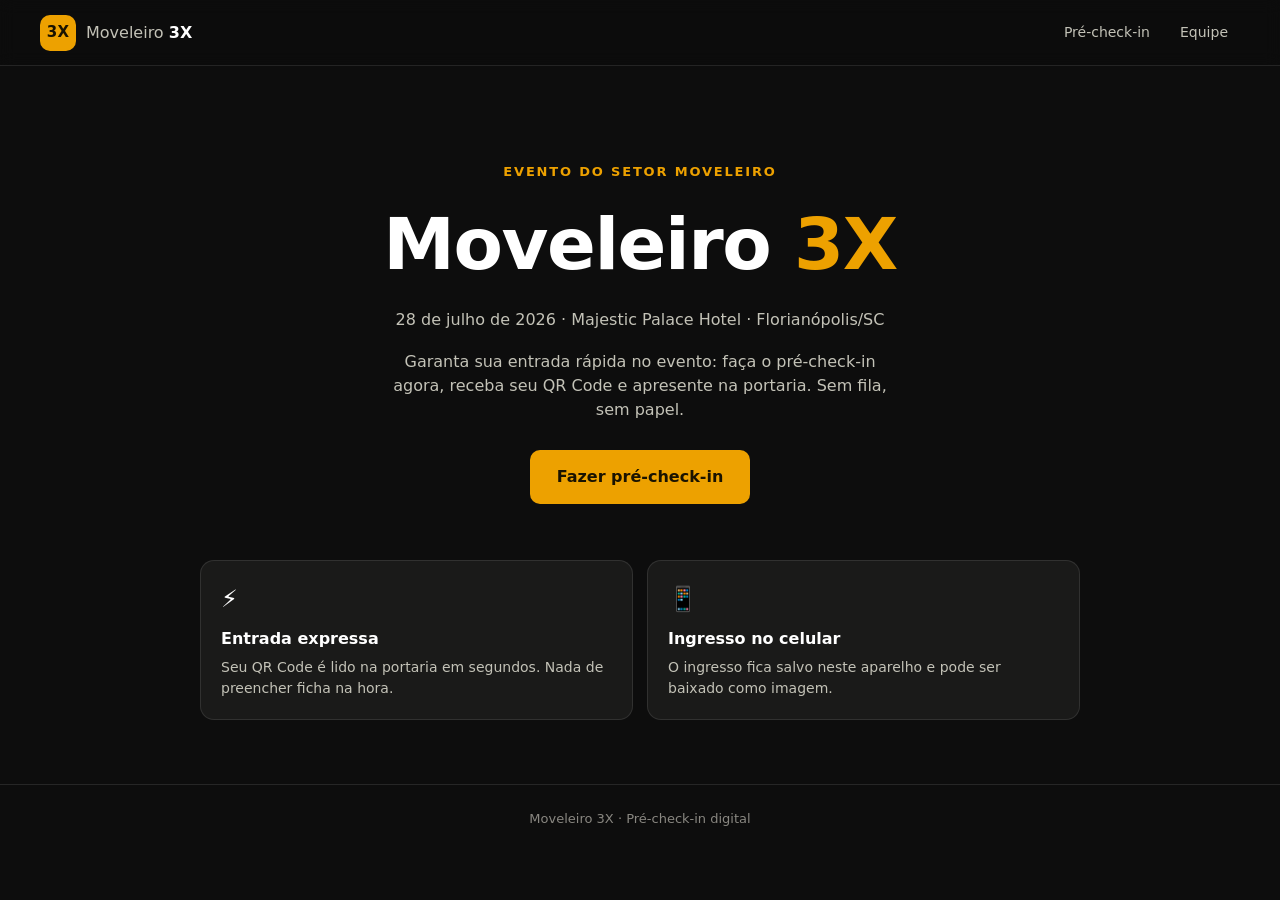
<file: index.html>
<!DOCTYPE html>
<html lang="pt-BR">
<head>
  <meta charset="UTF-8">
  <meta name="viewport" content="width=device-width, initial-scale=1.0, viewport-fit=cover">
  <meta name="theme-color" content="#0d0d0d">
  <meta name="description" content="Pré-check-in do evento Moveleiro 3X. Cadastre-se e receba seu QR Code de acesso.">
  <title>Moveleiro 3X · Pré-check-in</title>
  <link rel="manifest" href="manifest.webmanifest">
  <link rel="icon" href="data:image/svg+xml,%3Csvg xmlns='http://www.w3.org/2000/svg' viewBox='0 0 64 64'%3E%3Crect width='64' height='64' rx='14' fill='%230d0d0d'/%3E%3Ctext x='32' y='42' font-family='system-ui,sans-serif' font-size='26' font-weight='700' fill='%23eda100' text-anchor='middle'%3E3X%3C/text%3E%3C/svg%3E">
  <link rel="stylesheet" href="styles.css">
</head>
<body>

  <header class="topbar">
    <a href="#/" class="brand" aria-label="Moveleiro 3X — início">
      <span class="brand-mark">3X</span>
      <span class="brand-name">Moveleiro <strong>3X</strong></span>
    </a>
    <nav class="topnav">
      <a href="#/cadastro" class="topnav-link">Pré-check-in</a>
      <a href="#/equipe" class="topnav-link">Equipe</a>
    </nav>
  </header>

  <main id="app">

    <!-- ============ HOME ============ -->
    <section id="view-home" class="view" hidden>
      <div class="hero">
        <p class="hero-kicker">Evento do setor moveleiro</p>
        <h1 class="hero-title">Moveleiro <span class="accent">3X</span></h1>
        <p class="hero-sub" id="home-event-info">Data e local em breve</p>
        <p class="hero-desc">
          Garanta sua entrada rápida no evento: faça o pré-check-in agora,
          receba seu QR Code e apresente na portaria. Sem fila, sem papel.
        </p>
        <div class="hero-actions">
          <a href="#/cadastro" class="btn btn-primary btn-lg">Fazer pré-check-in</a>
          <a href="#/meus-ingressos" class="btn btn-ghost btn-lg" id="btn-my-tickets" hidden>Meus ingressos</a>
        </div>
      </div>

      <div class="features">
        <div class="feature">
          <div class="feature-icon" aria-hidden="true">⚡</div>
          <h3>Entrada expressa</h3>
          <p>Seu QR Code é lido na portaria em segundos. Nada de preencher ficha na hora.</p>
        </div>
        <div class="feature">
          <div class="feature-icon" aria-hidden="true">📱</div>
          <h3>Ingresso no celular</h3>
          <p>O ingresso fica salvo neste aparelho e pode ser baixado como imagem.</p>
        </div>
      </div>
    </section>

    <!-- ============ CADASTRO ============ -->
    <section id="view-cadastro" class="view" hidden>
      <div class="panel panel-narrow">
        <h2 class="panel-title">Pré-check-in</h2>
        <p class="panel-sub">Preencha seus dados para gerar o QR Code de acesso ao Moveleiro 3X.</p>

        <form id="form-cadastro" novalidate>
          <div class="field">
            <label for="f-nome">Nome completo <span class="req">*</span></label>
            <input id="f-nome" name="nome" type="text" autocomplete="name" required maxlength="80" placeholder="Ex.: Ana Laura Souza">
            <p class="field-error" data-error-for="f-nome" hidden>Informe seu nome completo.</p>
          </div>

          <div class="field">
            <label for="f-email">E-mail <span class="req">*</span></label>
            <input id="f-email" name="email" type="email" autocomplete="email" required maxlength="120" placeholder="voce@empresa.com.br">
            <p class="field-error" data-error-for="f-email" hidden>Informe um e-mail válido.</p>
          </div>

          <div class="field">
            <label for="f-tel">Telefone / WhatsApp <span class="req">*</span></label>
            <input id="f-tel" name="tel" type="tel" autocomplete="tel" inputmode="tel" required maxlength="16" placeholder="(00) 00000-0000">
            <p class="field-error" data-error-for="f-tel" hidden>Informe um telefone com DDD.</p>
          </div>

          <div class="field-row">
            <div class="field">
              <label for="f-empresa">Empresa</label>
              <input id="f-empresa" name="empresa" type="text" autocomplete="organization" maxlength="80" placeholder="Nome da empresa">
            </div>
            <div class="field">
              <label for="f-cargo">Cargo / função</label>
              <input id="f-cargo" name="cargo" type="text" autocomplete="organization-title" maxlength="60" placeholder="Ex.: Comprador(a)">
            </div>
          </div>

          <div class="field-row">
            <div class="field">
              <label for="f-cidade">Cidade / UF</label>
              <input id="f-cidade" name="cidade" type="text" maxlength="60" placeholder="Ex.: Arapongas / PR">
            </div>
            <div class="field">
              <label for="f-fonte">Como soube do evento?</label>
              <select id="f-fonte" name="fonte">
                <option value="">Selecione…</option>
                <option>Instagram</option>
                <option>WhatsApp</option>
                <option>Indicação de amigo</option>
                <option>Convite da organização</option>
                <option>Rádio / TV</option>
                <option>Outro</option>
              </select>
            </div>
          </div>

          <label class="check">
            <input id="f-lgpd" type="checkbox" required>
            <span>Autorizo o uso dos meus dados para credenciamento e comunicação sobre o
            Moveleiro 3X, conforme a LGPD. <span class="req">*</span></span>
          </label>
          <p class="field-error" data-error-for="f-lgpd" hidden>É preciso autorizar o uso dos dados para gerar o ingresso.</p>

          <button type="submit" class="btn btn-primary btn-lg btn-block">Gerar meu QR Code</button>
        </form>
      </div>
    </section>

    <!-- ============ INGRESSO ============ -->
    <section id="view-ingresso" class="view" hidden>
      <div class="panel panel-narrow">
        <div class="success-head" id="ingresso-success" hidden>
          <div class="success-check" aria-hidden="true">✓</div>
          <h2>Pré-check-in confirmado!</h2>
        </div>

        <div class="ticket" id="ticket-card">
          <div class="ticket-head">
            <span class="ticket-brand">MOVELEIRO 3X</span>
            <span class="ticket-tag">PRÉ-CHECK-IN</span>
          </div>
          <p class="ticket-event" id="ticket-event"></p>
          <div class="ticket-qr" id="ticket-qr" aria-label="QR Code do ingresso"></div>
          <p class="ticket-id" id="ticket-id">—</p>
          <div class="ticket-body">
            <p class="ticket-name" id="ticket-name">—</p>
            <p class="ticket-meta" id="ticket-meta">—</p>
          </div>
          <p class="ticket-note">Apresente este QR Code na entrada do evento.</p>
        </div>

        <div class="ticket-actions">
          <button class="btn btn-primary" id="btn-download-ticket">Baixar ingresso (PNG)</button>
          <button class="btn btn-ghost" id="btn-share-ticket">Compartilhar</button>
        </div>
        <div class="ticket-actions">
          <a class="btn btn-ghost" href="#/cadastro">Cadastrar outra pessoa</a>
          <a class="btn btn-ghost" href="#/meus-ingressos">Meus ingressos</a>
        </div>
      </div>
    </section>

    <!-- ============ MEUS INGRESSOS ============ -->
    <section id="view-meus-ingressos" class="view" hidden>
      <div class="panel panel-narrow">
        <h2 class="panel-title">Meus ingressos</h2>
        <p class="panel-sub">Ingressos gerados neste aparelho.</p>
        <div id="my-tickets-list" class="rows"></div>
        <a href="#/cadastro" class="btn btn-primary btn-block" style="margin-top:16px">Novo pré-check-in</a>
      </div>
    </section>

    <!-- ============ EQUIPE: PIN ============ -->
    <section id="view-pin" class="view" hidden>
      <div class="panel panel-narrow panel-center">
        <h2 class="panel-title">Área da equipe</h2>
        <p class="panel-sub">Digite o código de acesso da organização.</p>
        <form id="form-pin">
          <input id="f-pin" type="password" inputmode="text" autocomplete="off" class="pin-input" placeholder="Código de acesso">
          <p class="field-error" id="pin-error" hidden>Código incorreto.</p>
          <button type="submit" class="btn btn-primary btn-block">Entrar</button>
        </form>
      </div>
    </section>

    <!-- ============ EQUIPE: PAINEL ============ -->
    <section id="view-equipe" class="view" hidden>
      <div class="staff-head">
        <h2 class="panel-title">Portaria · Moveleiro 3X</h2>
        <div class="tabs" role="tablist">
          <button class="tab is-active" data-tab="scanner" role="tab">Leitor QR</button>
          <button class="tab" data-tab="lista" role="tab">Check-ins</button>
          <button class="tab" data-tab="stats" role="tab">Painel</button>
        </div>
      </div>

      <!-- Scanner -->
      <div class="tabpane" id="pane-scanner">
        <div class="scanner-wrap">
          <div id="qr-reader"></div>
          <div class="scanner-controls">
            <button class="btn btn-primary" id="btn-start-scan">Ligar câmera</button>
            <button class="btn btn-ghost" id="btn-stop-scan" hidden>Desligar câmera</button>
            <label class="btn btn-ghost btn-file">
              Ler QR de uma foto
              <input type="file" id="file-scan" accept="image/*" hidden>
            </label>
          </div>
          <p class="scanner-hint">Aponte a câmera para o QR Code do participante.</p>
        </div>

        <div class="scan-result" id="scan-result" hidden>
          <div class="scan-result-status" id="scan-result-status"></div>
          <div class="scan-result-body" id="scan-result-body"></div>
          <div class="scan-result-actions" id="scan-result-actions"></div>
        </div>
      </div>

      <!-- Lista -->
      <div class="tabpane" id="pane-lista" hidden>
        <div class="list-tools">
          <input type="search" id="list-search" placeholder="Buscar por nome, empresa ou código…" class="search-input">
          <button class="btn btn-ghost" id="btn-manual-add">＋ Check-in manual</button>
          <button class="btn btn-ghost" id="btn-export-csv">Exportar CSV</button>
          <button class="btn btn-ghost btn-danger" id="btn-clear-all">Apagar registros</button>
        </div>

        <form id="form-manual" class="manual-form" hidden>
          <h3>Check-in manual (portaria)</h3>
          <div class="field-row">
            <div class="field">
              <label for="m-nome">Nome completo <span class="req">*</span></label>
              <input id="m-nome" type="text" required maxlength="80">
            </div>
            <div class="field">
              <label for="m-empresa">Empresa</label>
              <input id="m-empresa" type="text" maxlength="80">
            </div>
          </div>
          <div class="field-row">
            <div class="field">
              <label for="m-tel">Telefone</label>
              <input id="m-tel" type="tel" inputmode="tel" maxlength="16">
            </div>
            <div class="field">
              <label for="m-email">E-mail</label>
              <input id="m-email" type="email" maxlength="120">
            </div>
          </div>
          <div class="ticket-actions">
            <button type="submit" class="btn btn-primary">Confirmar check-in</button>
            <button type="button" class="btn btn-ghost" id="btn-manual-cancel">Cancelar</button>
          </div>
        </form>

        <div id="checkin-list" class="rows"></div>
        <p class="empty-note" id="list-empty" hidden>Nenhum check-in registrado neste aparelho ainda.</p>
      </div>

      <!-- Stats -->
      <div class="tabpane" id="pane-stats" hidden>
        <div class="tiles" id="stat-tiles"></div>

        <div class="viz-card">
          <h3 class="viz-title">Meta de público</h3>
          <div class="meter-labels">
            <span id="meter-value" class="meter-value">0 / 0</span>
            <span id="meter-pct" class="meter-pct">0%</span>
          </div>
          <div class="meter" role="img" aria-label="Progresso da meta de check-ins">
            <div class="meter-fill" id="meter-fill" style="width:0%"></div>
          </div>
        </div>

        <div class="viz-card">
          <h3 class="viz-title">Check-ins por hora</h3>
          <div class="hourly" id="hourly-chart"></div>
          <p class="empty-note" id="hourly-empty" hidden>Os check-ins de hoje aparecerão aqui por horário.</p>
        </div>
      </div>
    </section>

  </main>

  <footer class="footer">
    <p>Moveleiro 3X · Pré-check-in digital</p>
  </footer>

  <div id="toast" class="toast" hidden></div>
  <div id="chart-tooltip" class="chart-tooltip" hidden></div>

  <script src="qrcode.js"></script>
  <script src="html5-qrcode.min.js"></script>
  <script src="app.js"></script>
</body>
</html>
</file>
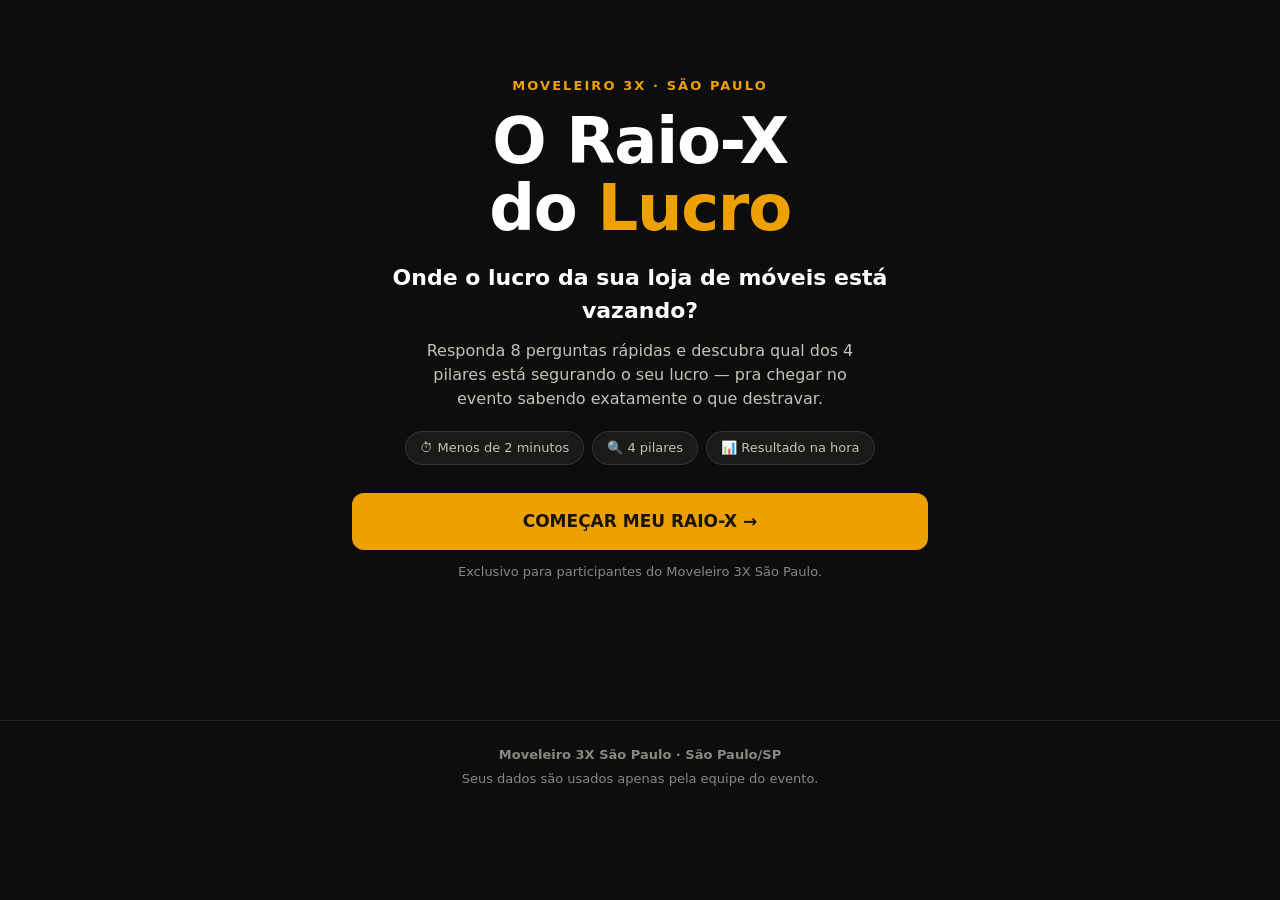
<file: raio-x/index.html>
<!DOCTYPE html>
<html lang="pt-BR">
<head>
  <meta charset="UTF-8">
  <meta name="viewport" content="width=device-width, initial-scale=1.0">
  <title>O Raio-X do Lucro · Moveleiro 3X São Paulo</title>
  <meta name="description" content="Onde o lucro da sua loja de móveis está vazando? Responda 8 perguntas e descubra antes do Moveleiro 3X São Paulo.">
  <meta property="og:title" content="O Raio-X do Lucro · Moveleiro 3X São Paulo">
  <meta property="og:description" content="Onde o lucro da sua loja de móveis está vazando? Descubra em 2 minutos.">
  <style>
    /* ================= Tokens (mesmo tema do evento) ================= */
    :root {
      --bg: #0d0d0d;
      --surface: #1a1a19;
      --surface-2: #232320;
      --ink: #ffffff;
      --ink-2: #c3c2b7;
      --muted: #898781;
      --border: rgba(255, 255, 255, 0.10);
      --accent: #eda100;
      --accent-track: #453200;
      --accent-ink: #1a1300;
      --good: #0ca30c;
      --warn: #fab219;
      --crit: #d03b3b;
      --radius: 14px;
      --font: system-ui, -apple-system, "Segoe UI", sans-serif;
    }

    * { box-sizing: border-box; }
    [hidden] { display: none !important; }

    html, body {
      margin: 0;
      padding: 0;
      background: var(--bg);
      color: var(--ink);
      font-family: var(--font);
      line-height: 1.5;
    }

    #app {
      max-width: 640px;
      margin: 0 auto;
      padding: clamp(20px, 5vw, 44px) clamp(16px, 4vw, 32px) 56px;
      min-height: 80vh;
    }

    /* ================= Hero ================= */
    .hero { text-align: center; padding: clamp(12px, 4vw, 32px) 0 0; }

    .hero-kicker {
      color: var(--accent);
      font-size: 13px;
      font-weight: 700;
      text-transform: uppercase;
      letter-spacing: 0.16em;
      margin: 0 0 12px;
    }

    .hero-title {
      font-size: clamp(38px, 10vw, 64px);
      font-weight: 800;
      margin: 0;
      line-height: 1.06;
      letter-spacing: -0.02em;
    }
    .hero-title .accent { color: var(--accent); }

    .hero-sub {
      color: var(--ink);
      font-size: clamp(18px, 4.6vw, 22px);
      font-weight: 600;
      margin: 18px 0 0;
    }

    .hero-desc {
      color: var(--ink-2);
      max-width: 460px;
      margin: 12px auto 0;
      font-size: 16px;
    }

    .hero-pills {
      display: flex;
      gap: 8px;
      justify-content: center;
      flex-wrap: wrap;
      margin-top: 20px;
    }
    .pill {
      font-size: 13px;
      color: var(--ink-2);
      background: var(--surface);
      border: 1px solid var(--border);
      border-radius: 999px;
      padding: 6px 14px;
    }

    .hero-cta { margin-top: 28px; }
    .hero-note { color: var(--muted); font-size: 13px; margin-top: 12px; }

    /* ================= Botões ================= */
    .btn {
      display: inline-flex;
      align-items: center;
      justify-content: center;
      gap: 8px;
      padding: 15px 26px;
      border-radius: 12px;
      border: 1px solid transparent;
      font: inherit;
      font-size: 17px;
      font-weight: 700;
      cursor: pointer;
      text-decoration: none;
      transition: transform 0.06s ease, background 0.15s ease;
    }
    .btn:active { transform: scale(0.98); }
    .btn-primary { background: var(--accent); color: var(--accent-ink); }
    .btn-primary:hover { background: #ffb61c; }
    .btn-ghost {
      background: transparent;
      color: var(--ink-2);
      border-color: var(--border);
      font-size: 14px;
      font-weight: 600;
      padding: 10px 18px;
    }
    .btn-ghost:hover { background: var(--surface-2); color: var(--ink); }
    .btn-block { width: 100%; }

    /* ================= Quiz ================= */
    .progress-wrap { margin: 4px 0 20px; }
    .progress-info {
      display: flex;
      justify-content: space-between;
      align-items: baseline;
      font-size: 13px;
      color: var(--ink-2);
      margin-bottom: 8px;
    }
    .progress-pilar { color: var(--accent); font-weight: 700; text-transform: uppercase; letter-spacing: 0.08em; }
    .progress {
      height: 8px;
      border-radius: 999px;
      background: var(--accent-track);
      overflow: hidden;
    }
    .progress-fill {
      height: 100%;
      border-radius: 999px;
      background: var(--accent);
      transition: width 0.3s ease;
    }

    .q-title {
      font-size: clamp(21px, 5.4vw, 26px);
      font-weight: 700;
      margin: 0 0 20px;
      line-height: 1.3;
    }

    .options { display: flex; flex-direction: column; gap: 10px; }
    .opt {
      display: flex;
      align-items: center;
      gap: 14px;
      width: 100%;
      text-align: left;
      background: var(--surface);
      border: 1px solid var(--border);
      border-radius: var(--radius);
      color: var(--ink);
      font: inherit;
      font-size: 16px;
      padding: 16px 18px;
      cursor: pointer;
      transition: border-color 0.12s ease, background 0.12s ease;
    }
    .opt:hover { border-color: var(--accent); background: var(--surface-2); }
    .opt-letter {
      flex-shrink: 0;
      display: grid;
      place-items: center;
      width: 30px;
      height: 30px;
      border-radius: 8px;
      background: var(--surface-2);
      border: 1px solid var(--border);
      color: var(--accent);
      font-weight: 800;
      font-size: 14px;
    }
    .opt.selected { border-color: var(--accent); background: var(--surface-2); }
    .opt.selected .opt-letter { background: var(--accent); color: var(--accent-ink); border-color: var(--accent); }

    .quiz-nav { margin-top: 22px; }

    /* ================= Formulário ================= */
    .panel {
      background: var(--surface);
      border: 1px solid var(--border);
      border-radius: var(--radius);
      padding: clamp(20px, 4vw, 30px);
    }
    .panel-title { margin: 0 0 4px; font-size: 22px; }
    .panel-sub { margin: 0 0 22px; color: var(--ink-2); font-size: 14px; }

    .field { margin-bottom: 16px; }
    .field label {
      display: block;
      font-size: 13px;
      font-weight: 600;
      color: var(--ink-2);
      margin-bottom: 6px;
    }
    .req { color: var(--accent); }

    input[type="text"], input[type="tel"], select {
      width: 100%;
      padding: 12px 14px;
      border-radius: 10px;
      border: 1px solid var(--border);
      background: var(--surface-2);
      color: var(--ink);
      font: inherit;
      font-size: 15px;
    }
    input:focus, select:focus {
      outline: 2px solid var(--accent);
      outline-offset: 1px;
      border-color: transparent;
    }
    input.invalid, select.invalid { border-color: var(--crit); }
    .field-error { color: #e66767; font-size: 13px; margin: 6px 0 0; }

    .check {
      display: flex;
      gap: 10px;
      align-items: flex-start;
      font-size: 13px;
      color: var(--ink-2);
      margin: 4px 0 20px;
      cursor: pointer;
    }
    .check input { margin-top: 3px; accent-color: var(--accent); }

    /* ================= Resultado ================= */
    .result-head { text-align: center; margin-bottom: 22px; }
    .result-kicker {
      color: var(--accent);
      font-size: 13px;
      font-weight: 700;
      text-transform: uppercase;
      letter-spacing: 0.14em;
      margin: 0 0 6px;
    }
    .result-name { font-size: 24px; font-weight: 800; margin: 0; }

    .score-card {
      background: var(--surface);
      border: 1px solid var(--border);
      border-radius: var(--radius);
      padding: 26px 22px;
      text-align: center;
      margin-bottom: 14px;
    }
    .score-value { font-size: 64px; font-weight: 800; line-height: 1; }
    .score-value small { font-size: 24px; font-weight: 600; color: var(--muted); }
    .score-label {
      display: inline-block;
      margin-top: 12px;
      font-size: 14px;
      font-weight: 800;
      letter-spacing: 0.08em;
      text-transform: uppercase;
      border-radius: 999px;
      padding: 6px 16px;
    }
    .score-label.n1 { background: rgba(208, 59, 59, 0.16); color: #e66767; }
    .score-label.n2 { background: rgba(250, 178, 25, 0.16); color: var(--warn); }
    .score-label.n3 { background: rgba(12, 163, 12, 0.16); color: #3fc43f; }
    .score-frase { color: var(--ink-2); font-size: 15px; margin: 14px auto 0; max-width: 420px; }

    .pilares-card {
      background: var(--surface);
      border: 1px solid var(--border);
      border-radius: var(--radius);
      padding: 22px;
      margin-bottom: 14px;
    }
    .pilares-title { margin: 0 0 16px; font-size: 15px; color: var(--ink-2); font-weight: 600; }

    .meter-row { margin-bottom: 14px; }
    .meter-row:last-child { margin-bottom: 0; }
    .meter-labels {
      display: flex;
      justify-content: space-between;
      align-items: baseline;
      margin-bottom: 6px;
      font-size: 14px;
    }
    .meter-name { font-weight: 600; }
    .meter-name .fraco-tag {
      display: inline-block;
      white-space: nowrap;
      font-size: 11px;
      font-weight: 800;
      color: #e66767;
      background: rgba(208, 59, 59, 0.14);
      border-radius: 999px;
      padding: 2px 8px;
      margin-left: 8px;
      letter-spacing: 0.04em;
      vertical-align: 1px;
    }
    .meter-pct { color: var(--ink-2); font-size: 13px; }
    .meter {
      height: 10px;
      border-radius: 999px;
      background: var(--accent-track);
      overflow: hidden;
    }
    .meter-fill {
      height: 100%;
      border-radius: 999px;
      background: var(--accent);
      transition: width 0.6s ease;
    }
    .meter-fill.crit { background: var(--crit); }
    .meter-fill.warn { background: var(--warn); }
    .meter-fill.good { background: var(--good); }

    .diag-card {
      background: var(--surface);
      border: 1px solid rgba(237, 161, 0, 0.45);
      border-radius: var(--radius);
      padding: 22px;
      margin-bottom: 14px;
    }
    .diag-kicker {
      color: var(--accent);
      font-size: 12px;
      font-weight: 800;
      text-transform: uppercase;
      letter-spacing: 0.12em;
      margin: 0 0 6px;
    }
    .diag-title { margin: 0 0 10px; font-size: 20px; font-weight: 800; }
    .diag-text { margin: 0; color: var(--ink-2); font-size: 15px; }
    .diag-evento {
      margin: 14px 0 0;
      padding-top: 14px;
      border-top: 1px dashed var(--border);
      color: var(--ink);
      font-size: 15px;
      font-weight: 600;
    }

    .result-actions {
      display: flex;
      flex-direction: column;
      gap: 10px;
      margin-top: 20px;
    }
    .result-refazer { text-align: center; margin-top: 18px; }

    /* ================= Rodapé ================= */
    .footer {
      text-align: center;
      color: var(--muted);
      font-size: 13px;
      padding: 24px 16px 40px;
      border-top: 1px solid var(--border);
    }
    .footer p { margin: 0 0 4px; }
  </style>
</head>
<body>
  <main id="app">

    <!-- ============ Tela 1 · Abertura ============ -->
    <section id="view-inicio" class="hero">
      <p class="hero-kicker" id="hero-kicker">Moveleiro 3X · São Paulo</p>
      <h1 class="hero-title">O Raio-X<br>do <span class="accent">Lucro</span></h1>
      <p class="hero-sub">Onde o lucro da sua loja de móveis está vazando?</p>
      <p class="hero-desc">
        Responda 8 perguntas rápidas e descubra qual dos 4 pilares está
        segurando o seu lucro — pra chegar no evento sabendo exatamente
        o que destravar.
      </p>
      <div class="hero-pills">
        <span class="pill">⏱ Menos de 2 minutos</span>
        <span class="pill">🔍 4 pilares</span>
        <span class="pill">📊 Resultado na hora</span>
      </div>
      <div class="hero-cta">
        <button class="btn btn-primary btn-block" id="btn-comecar">COMEÇAR MEU RAIO-X →</button>
      </div>
      <p class="hero-note">Exclusivo para participantes do Moveleiro 3X São Paulo.</p>
    </section>

    <!-- ============ Tela 2 · Perguntas ============ -->
    <section id="view-quiz" hidden>
      <div class="progress-wrap">
        <div class="progress-info">
          <span class="progress-pilar" id="quiz-pilar"></span>
          <span id="quiz-passo"></span>
        </div>
        <div class="progress"><div class="progress-fill" id="quiz-progress"></div></div>
      </div>
      <h2 class="q-title" id="quiz-pergunta"></h2>
      <div class="options" id="quiz-opcoes"></div>
      <div class="quiz-nav">
        <button class="btn btn-ghost" id="btn-voltar">← Voltar</button>
      </div>
    </section>

    <!-- ============ Tela 3 · Formulário ============ -->
    <section id="view-form" hidden>
      <div class="panel">
        <h2 class="panel-title">Seu Raio-X está pronto 🎯</h2>
        <p class="panel-sub">
          Último passo: confirme seus dados. Eles personalizam o seu
          atendimento no evento — o resultado aparece na próxima tela.
        </p>
        <form id="form-dados" novalidate>
          <div class="field">
            <label for="f-nome">Seu nome <span class="req">*</span></label>
            <input type="text" id="f-nome" autocomplete="name" placeholder="Nome e sobrenome">
          </div>
          <div class="field">
            <label for="f-tel">WhatsApp <span class="req">*</span></label>
            <input type="tel" id="f-tel" autocomplete="tel" inputmode="tel" placeholder="(11) 99999-9999">
          </div>
          <div class="field">
            <label for="f-empresa">Nome da sua loja / fábrica <span class="req">*</span></label>
            <input type="text" id="f-empresa" autocomplete="organization" placeholder="Ex.: Móveis Planejados Silva">
          </div>
          <div class="field">
            <label for="f-cargo">Seu papel no negócio <span class="req">*</span></label>
            <select id="f-cargo">
              <option value="">Selecione…</option>
              <option>Dono(a) / Sócio(a)</option>
              <option>Gerente</option>
              <option>Vendedor(a) / Projetista</option>
              <option>Outro</option>
            </select>
          </div>
          <div class="field">
            <label for="f-faturamento">Faturamento mensal da loja <span class="req">*</span></label>
            <select id="f-faturamento">
              <option value="">Selecione…</option>
              <option>Até R$ 50 mil</option>
              <option>De R$ 50 a R$ 100 mil</option>
              <option>De R$ 100 a R$ 300 mil</option>
              <option>De R$ 300 mil a R$ 1 milhão</option>
              <option>Acima de R$ 1 milhão</option>
              <option>Prefiro não informar</option>
            </select>
          </div>
          <p class="field-error" id="form-erro" hidden></p>
          <label class="check">
            <input type="checkbox" id="f-consent">
            <span>Autorizo o uso destes dados pela equipe do Moveleiro 3X para
            personalizar minha experiência no evento (LGPD).</span>
          </label>
          <button type="submit" class="btn btn-primary btn-block">VER MEU RAIO-X →</button>
        </form>
      </div>
    </section>

    <!-- ============ Tela 4 · Resultado ============ -->
    <section id="view-resultado" hidden>
      <div class="result-head">
        <p class="result-kicker">Raio-X do Lucro · Resultado</p>
        <h2 class="result-name" id="r-nome"></h2>
      </div>

      <div class="score-card">
        <div class="score-value"><span id="r-score"></span><small>/100</small></div>
        <span class="score-label" id="r-nivel"></span>
        <p class="score-frase" id="r-frase"></p>
      </div>

      <div class="pilares-card">
        <h3 class="pilares-title">Saúde do lucro por pilar</h3>
        <div id="r-pilares"></div>
      </div>

      <div class="diag-card">
        <p class="diag-kicker">🔍 Seu vazamento nº 1</p>
        <h3 class="diag-title" id="r-fraco-nome"></h3>
        <p class="diag-text" id="r-fraco-texto"></p>
        <p class="diag-evento" id="r-fraco-evento"></p>
      </div>

      <div class="result-actions">
        <a class="btn btn-primary btn-block" id="btn-compartilhar" target="_blank" rel="noopener">📲 Compartilhar meu resultado</a>
      </div>
      <div class="result-refazer">
        <button class="btn btn-ghost" id="btn-refazer">Refazer o Raio-X</button>
      </div>
    </section>

  </main>

  <footer class="footer">
    <p id="footer-evento"><strong>Moveleiro 3X São Paulo</strong></p>
    <p>Seus dados são usados apenas pela equipe do evento.</p>
  </footer>

  <script>
  /* ------------------------- Configuração ------------------------- */
  const CONFIG = {
    EVENTO_NOME: 'Moveleiro 3X São Paulo',
    // Preencha quando a data/local estiverem definidos (aparecem no rodapé):
    DATA_TEXTO: '',                 // ex.: '12 de setembro de 2026'
    LOCAL_TEXTO: 'São Paulo/SP',
    // Mesma planilha do pré-check-in (as respostas caem na aba "Raio-X" —
    // veja raio-x/PLANILHA.md para atualizar o robô da planilha)
    PLANILHA_URL: 'https://script.google.com/macros/s/AKfycbzPS-PJ3WKKmtzx1k_J-7bGSP5o8pYn-45TuCYd-0eXRWDPJW210LTA-aEZ0WaZ_tU8/exec',
  };

  /* ------------------------- Perguntas ------------------------- */
  // 4 pilares × 2 perguntas · cada resposta vale 0, 1 ou 2 pontos
  const PILARES = ['Vendas', 'Margem', 'Entrega', 'Gestão'];

  const PERGUNTAS = [
    {
      pilar: 'Vendas',
      texto: 'De cada 10 orçamentos que sua loja faz, quantos viram contrato?',
      opcoes: ['3 ou menos', 'Entre 4 e 6', '7 ou mais'],
    },
    {
      pilar: 'Vendas',
      texto: 'Sua loja tem meta de vendas clara, acompanhada toda semana?',
      opcoes: [
        'Não temos meta definida',
        'Tem meta, mas quase ninguém acompanha',
        'Meta clara e acompanhada com o time',
      ],
    },
    {
      pilar: 'Margem',
      texto: 'Você sabe exatamente a margem de lucro de cada projeto que vende?',
      opcoes: [
        'Não — o preço sai no feeling ou olhando a concorrência',
        'Mais ou menos, calculo por cima',
        'Sei a margem projeto a projeto',
      ],
    },
    {
      pilar: 'Margem',
      texto: 'Com que frequência sua loja dá desconto pra fechar a venda?',
      opcoes: [
        'Quase sempre — virou regra da casa',
        'Às vezes, quando o mês aperta',
        'Raramente — vendemos valor, não preço',
      ],
    },
    {
      pilar: 'Entrega',
      texto: 'Suas entregas e montagens saem no prazo combinado com o cliente?',
      opcoes: [
        'Atraso é rotina por aqui',
        'Atrasa de vez em quando',
        'Prazo é sagrado',
      ],
    },
    {
      pilar: 'Entrega',
      texto: 'Quanto a assistência (retrabalho, peça errada, ajuste) come do seu mês?',
      opcoes: [
        'Não faço ideia — mas é bastante',
        'Controlo por alto',
        'Meço todo mês e mantenho no mínimo',
      ],
    },
    {
      pilar: 'Gestão',
      texto: 'Se você viajar 15 dias, a loja continua vendendo e entregando?',
      opcoes: [
        'Para tudo — depende de mim',
        'Anda, mas capenga',
        'Roda sem mim',
      ],
    },
    {
      pilar: 'Gestão',
      texto: 'Você sabe quanto sobrou de lucro limpo no mês passado?',
      opcoes: [
        'Não sei dizer',
        'Tenho uma noção',
        'Sei o número exato',
      ],
    },
  ];

  /* ---------------- Diagnóstico por pilar mais fraco ---------------- */
  const DIAGNOSTICOS = {
    Vendas: {
      nome: 'Vendas & Conversão',
      texto: 'Orçamento parado é lucro morrendo na mesa. Quando poucos ' +
        'orçamentos viram contrato e a meta não é acompanhada, o problema ' +
        'não é falta de cliente — é falta de processo de vendas. Cada ponto ' +
        'a mais de conversão vale mais que qualquer corte de custo.',
    },
    Margem: {
      nome: 'Margem & Precificação',
      texto: 'Sua loja pode vender bem e mesmo assim lucrar pouco: preço no ' +
        'feeling e desconto como rotina corroem a margem em silêncio. Quem ' +
        'não sabe a margem projeto a projeto trabalha o mês inteiro pra ' +
        'pagar fornecedor.',
    },
    Entrega: {
      nome: 'Entrega & Pós-venda',
      texto: 'Atraso e assistência são o imposto invisível do moveleiro: ' +
        'comem margem, geram retrabalho e matam a indicação — que é a venda ' +
        'mais barata que existe. Prazo cumprido é o seu melhor marketing.',
    },
    'Gestão': {
      nome: 'Gestão & Time',
      texto: 'Se tudo depende de você, você não tem uma empresa — tem um ' +
        'emprego caro. Sem número na mão e sem time que roda sozinho, o ' +
        'crescimento trava exatamente no seu limite pessoal.',
    },
  };

  const NIVEIS = [
    {
      min: 0, classe: 'n1', label: 'Lucro 1X',
      frase: 'Sua loja trabalha muito e lucra pouco: há vazamento em mais de um pilar. A boa notícia — é exatamente isso que dá pra virar mais rápido.',
    },
    {
      min: 45, classe: 'n2', label: 'Lucro 2X',
      frase: 'Sua loja é boa — mas está deixando dinheiro na mesa todo mês. Falta apertar o pilar certo.',
    },
    {
      min: 75, classe: 'n3', label: 'Rumo ao 3X',
      frase: 'Sua base é forte. O que separa você do 3X é método pra escalar sem perder margem.',
    },
  ];

  /* ------------------------- Estado ------------------------- */
  const $ = (sel) => document.querySelector(sel);
  let respostas = new Array(PERGUNTAS.length).fill(null);
  let atual = 0;

  const VIEWS = ['inicio', 'quiz', 'form', 'resultado'];
  function mostrar(view) {
    VIEWS.forEach((v) => { $('#view-' + v).hidden = v !== view; });
    window.scrollTo({ top: 0, behavior: 'instant' in window ? 'instant' : 'auto' });
  }

  /* ------------------------- Quiz ------------------------- */
  function renderPergunta() {
    const p = PERGUNTAS[atual];
    $('#quiz-pilar').textContent = DIAGNOSTICOS[p.pilar].nome;
    $('#quiz-passo').textContent = 'Pergunta ' + (atual + 1) + ' de ' + PERGUNTAS.length;
    $('#quiz-progress').style.width = (atual / PERGUNTAS.length) * 100 + '%';
    $('#quiz-pergunta').textContent = p.texto;

    const box = $('#quiz-opcoes');
    box.innerHTML = '';
    p.opcoes.forEach((txt, i) => {
      const b = document.createElement('button');
      b.type = 'button';
      b.className = 'opt' + (respostas[atual] === i ? ' selected' : '');
      b.innerHTML = '<span class="opt-letter">' + 'ABC'[i] + '</span><span></span>';
      b.lastElementChild.textContent = txt;
      b.addEventListener('click', () => {
        respostas[atual] = i;
        b.classList.add('selected');
        setTimeout(() => {
          if (atual < PERGUNTAS.length - 1) { atual++; renderPergunta(); }
          else { mostrar('form'); }
        }, 180);
      });
      box.appendChild(b);
    });

    $('#btn-voltar').textContent = atual === 0 ? '← Início' : '← Voltar';
  }

  $('#btn-comecar').addEventListener('click', () => { mostrar('quiz'); renderPergunta(); });
  $('#btn-voltar').addEventListener('click', () => {
    if (atual === 0) { mostrar('inicio'); return; }
    atual--; renderPergunta();
  });

  /* ------------------------- Cálculo ------------------------- */
  function calcular() {
    const porPilar = {};
    PILARES.forEach((p) => { porPilar[p] = 0; });
    PERGUNTAS.forEach((p, i) => { porPilar[p.pilar] += respostas[i] ?? 0; });
    // cada pilar vale até 4 pontos (2 perguntas × 2)
    const pct = {};
    PILARES.forEach((p) => { pct[p] = Math.round((porPilar[p] / 4) * 100); });
    const total = PILARES.reduce((s, p) => s + porPilar[p], 0);
    const score = Math.round((total / (PILARES.length * 4)) * 100);
    const fraco = PILARES.reduce((a, b) => (pct[b] < pct[a] ? b : a), PILARES[0]);
    const nivel = [...NIVEIS].reverse().find((n) => score >= n.min);
    return { pct, score, fraco, nivel };
  }

  /* ------------------------- Formulário ------------------------- */
  function validar() {
    const erros = [];
    const nome = $('#f-nome'), tel = $('#f-tel'), empresa = $('#f-empresa');
    const cargo = $('#f-cargo'), fat = $('#f-faturamento');
    [nome, tel, empresa, cargo, fat].forEach((el) => el.classList.remove('invalid'));

    if (nome.value.trim().length < 2) { nome.classList.add('invalid'); erros.push('nome'); }
    if (tel.value.replace(/\D/g, '').length < 10) { tel.classList.add('invalid'); erros.push('WhatsApp com DDD'); }
    if (empresa.value.trim().length < 2) { empresa.classList.add('invalid'); erros.push('nome da loja'); }
    if (!cargo.value) { cargo.classList.add('invalid'); erros.push('seu papel no negócio'); }
    if (!fat.value) { fat.classList.add('invalid'); erros.push('faturamento'); }
    if (!$('#f-consent').checked) { erros.push('autorização de uso dos dados'); }
    return erros;
  }

  function utmString() {
    const q = new URLSearchParams(location.search);
    return ['utm_source', 'utm_medium', 'utm_campaign', 'utm_content', 'utm_term']
      .map((k) => (q.get(k) ? k + '=' + q.get(k) : ''))
      .filter(Boolean).join('&');
  }

  function enviarParaPlanilha(dados) {
    if (!CONFIG.PLANILHA_URL) return;
    fetch(CONFIG.PLANILHA_URL, {
      method: 'POST',
      mode: 'no-cors',
      body: new URLSearchParams(dados),
    }).catch(() => { /* resultado aparece mesmo sem internet */ });
  }

  $('#form-dados').addEventListener('submit', (ev) => {
    ev.preventDefault();
    const erros = validar();
    const erroEl = $('#form-erro');
    if (erros.length) {
      erroEl.textContent = 'Confira: ' + erros.join(', ') + '.';
      erroEl.hidden = false;
      return;
    }
    erroEl.hidden = true;

    const r = calcular();
    const dados = {
      tipo: 'raiox',
      quando: new Date().toLocaleString('pt-BR'),
      // campos compatíveis com o robô atual da planilha:
      id: 'RAIO-X',
      nome: $('#f-nome').value.trim(),
      email: '',
      tel: $('#f-tel').value.trim(),
      empresa: $('#f-empresa').value.trim(),
      cargo: $('#f-cargo').value,
      cidade: CONFIG.LOCAL_TEXTO,
      fonte: 'Raio-X do Lucro',
      // campos do Raio-X (aba própria após atualizar o robô):
      faturamento: $('#f-faturamento').value,
      score_geral: r.score,
      nivel: r.nivel.label,
      pilar_fraco: DIAGNOSTICOS[r.fraco].nome,
      score_vendas: r.pct['Vendas'],
      score_margem: r.pct['Margem'],
      score_entrega: r.pct['Entrega'],
      score_gestao: r.pct['Gestão'],
      utm: utmString(),
    };
    enviarParaPlanilha(dados);
    renderResultado(dados.nome.split(' ')[0], r);
    mostrar('resultado');
  });

  /* ------------------------- Resultado ------------------------- */
  function corMeter(pct) {
    if (pct <= 25) return 'crit';
    if (pct <= 50) return 'warn';
    return 'good';
  }

  function renderResultado(primeiroNome, r) {
    $('#r-nome').textContent = primeiroNome + ', aqui está o seu Raio-X:';
    $('#r-score').textContent = r.score;
    const nivelEl = $('#r-nivel');
    nivelEl.textContent = r.nivel.label;
    nivelEl.className = 'score-label ' + r.nivel.classe;
    $('#r-frase').textContent = r.nivel.frase;

    const box = $('#r-pilares');
    box.innerHTML = '';
    PILARES.forEach((p) => {
      const row = document.createElement('div');
      row.className = 'meter-row';
      const fracoTag = p === r.fraco ? ' <span class="fraco-tag">MAIS FRACO</span>' : '';
      row.innerHTML =
        '<div class="meter-labels">' +
          '<span class="meter-name">' + DIAGNOSTICOS[p].nome + fracoTag + '</span>' +
          '<span class="meter-pct">' + r.pct[p] + '%</span>' +
        '</div>' +
        '<div class="meter"><div class="meter-fill ' + corMeter(r.pct[p]) + '" style="width:0%"></div></div>';
      box.appendChild(row);
      requestAnimationFrame(() => {
        setTimeout(() => {
          row.querySelector('.meter-fill').style.width = Math.max(r.pct[p], 4) + '%';
        }, 60);
      });
    });

    $('#r-fraco-nome').textContent = DIAGNOSTICOS[r.fraco].nome;
    $('#r-fraco-texto').textContent = DIAGNOSTICOS[r.fraco].texto;
    $('#r-fraco-evento').textContent =
      '👉 É exatamente esse tipo de gargalo que vamos destravar ao vivo no ' +
      CONFIG.EVENTO_NOME + '. Chegue com esse Raio-X em mãos.';

    const link = location.origin + location.pathname;
    const msg = '*Raio-X do Lucro · ' + CONFIG.EVENTO_NOME + '* 🔍\n' +
      'Meu resultado: *' + r.score + '/100 — ' + r.nivel.label + '*\n' +
      'Pilar que mais vaza: ' + DIAGNOSTICOS[r.fraco].nome + '\n\n' +
      'Faça o seu antes do evento: ' + link;
    $('#btn-compartilhar').href = 'https://wa.me/?text=' + encodeURIComponent(msg);
  }

  $('#btn-refazer').addEventListener('click', () => {
    respostas = new Array(PERGUNTAS.length).fill(null);
    atual = 0;
    mostrar('quiz');
    renderPergunta();
  });

  /* ------------------------- Rodapé ------------------------- */
  (function initRodape() {
    const partes = [CONFIG.EVENTO_NOME, CONFIG.DATA_TEXTO, CONFIG.LOCAL_TEXTO].filter(Boolean);
    $('#footer-evento').innerHTML = '<strong></strong>';
    $('#footer-evento').firstElementChild.textContent = partes.join(' · ');
  })();
  </script>
</body>
</html>
</file>
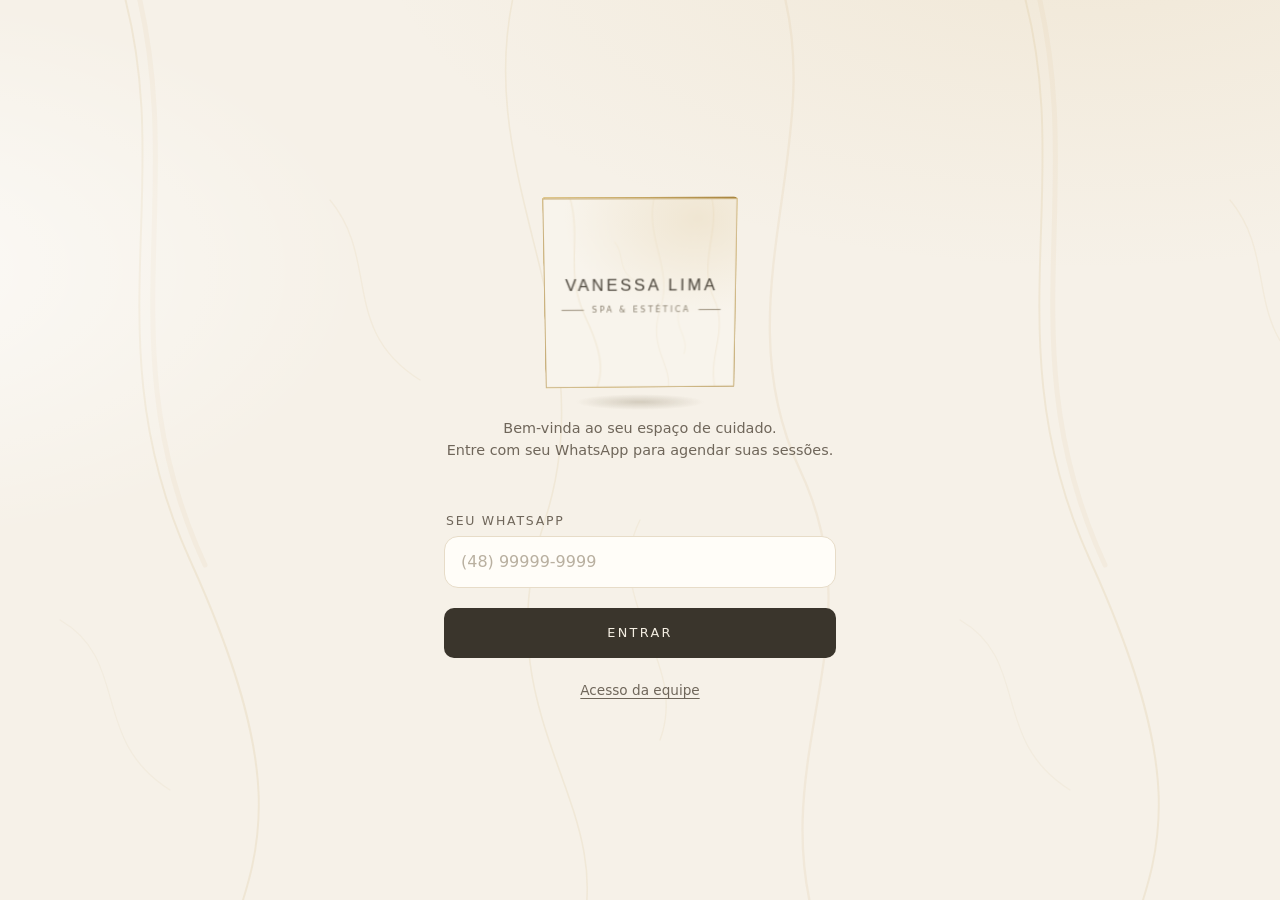
<file: spa-vanessa-lima/index.html>
<!DOCTYPE html>
<html lang="pt-BR">
<head>
  <meta charset="UTF-8">
  <meta name="viewport" content="width=device-width, initial-scale=1, viewport-fit=cover">
  <!-- Política de segurança: só executa o script do próprio app; bloqueia
       qualquer código injetado e limita conexões ao Google (fontes/planilha) -->
  <meta http-equiv="Content-Security-Policy" content="default-src 'self'; script-src 'self'; style-src 'self' 'unsafe-inline' https://fonts.googleapis.com; font-src https://fonts.gstatic.com; img-src 'self' data:; connect-src 'self' https://script.google.com https://script.googleusercontent.com; object-src 'none'; base-uri 'none'; form-action 'none'">
  <meta name="referrer" content="no-referrer">
  <title>Vanessa Lima · Spa &amp; Estética</title>
  <meta name="description" content="Agendamentos do Spa Vanessa Lima — Spa & Estética">
  <meta name="theme-color" content="#f6f1e8">
  <link rel="manifest" href="manifest.webmanifest">
  <link rel="icon" href="data:image/svg+xml,%3Csvg xmlns='http://www.w3.org/2000/svg' viewBox='0 0 512 512'%3E%3Crect width='512' height='512' rx='110' fill='%23f6f1e8'/%3E%3Ccircle cx='256' cy='256' r='170' fill='none' stroke='%23b3924f' stroke-width='10'/%3E%3Ctext x='256' y='300' font-family='Georgia,serif' font-size='150' fill='%238f7136' text-anchor='middle' letter-spacing='8'%3EVL%3C/text%3E%3C/svg%3E">
  <link rel="preconnect" href="https://fonts.googleapis.com">
  <link rel="preconnect" href="https://fonts.gstatic.com" crossorigin>
  <link href="https://fonts.googleapis.com/css2?family=Julius+Sans+One&family=Jost:wght@300;400;500&family=Cormorant+Garamond:ital,wght@0,500;0,600;1,500&display=swap" rel="stylesheet">
  <link rel="stylesheet" href="styles.css">
</head>
<body>

<!-- ============ TELA: LOGIN ============ -->
<section class="tela ativa" id="tela-login">
  <div class="tela-cheia">
    <div class="logo3d-cena" id="logo3d" aria-label="Logotipo Vanessa Lima em 3D — arraste para girar">
      <div class="logo3d-placa" id="logo3d-placa">
        <div class="l3d-face l3d-frente">
          <span class="l3d-nome">Vanessa Lima</span>
          <span class="l3d-sub">Spa &amp; Estética</span>
        </div>
        <div class="l3d-face l3d-tras"><span class="l3d-marca-tras">✦</span></div>
        <div class="l3d-face l3d-dir"></div>
        <div class="l3d-face l3d-esq"></div>
        <div class="l3d-face l3d-topo"></div>
        <div class="l3d-face l3d-base"></div>
      </div>
    </div>
    <p class="texto-suave texto-centro" style="margin:30px 0 22px">
      Bem-vinda ao seu espaço de cuidado.<br>Entre com seu WhatsApp para agendar suas sessões.
    </p>

    <div id="login-perfis" class="chips mb-14" style="justify-content:center"></div>

    <label class="rotulo" for="login-whats">Seu WhatsApp</label>
    <input class="campo" id="login-whats" type="tel" inputmode="tel" placeholder="(48) 99999-9999" autocomplete="tel">

    <div id="login-novo" hidden>
      <label class="rotulo" for="login-nome">Seu nome completo</label>
      <input class="campo" id="login-nome" type="text" placeholder="Como podemos te chamar?" autocomplete="name">
      <label class="rotulo" for="login-email">Seu e-mail</label>
      <input class="campo" id="login-email" type="email" inputmode="email" placeholder="voce@email.com" autocomplete="email">
      <label class="rotulo" for="login-nascimento">Data de nascimento</label>
      <input class="campo" id="login-nascimento" type="date" autocomplete="bday">
      <p class="texto-suave mt-8" style="font-size:.82rem">Primeiro acesso — vamos criar seu perfil.</p>
    </div>

    <button class="btn mt-20" id="btn-entrar">Entrar</button>

    <div class="texto-centro mt-20">
      <button class="link-discreto" id="btn-abrir-equipe">Acesso da equipe</button>
    </div>
  </div>
</section>

<!-- ============ TELA: PRIMEIRO ACESSO ============ -->
<section class="tela" id="tela-onboarding">
  <div class="centro" style="padding-top:40px">
    <div class="marca marca-mini mb-14">
      <h1>Vanessa Lima</h1>
      <div class="marca-sub">Spa &amp; Estética</div>
    </div>

    <h2 style="font-family:var(--fonte-serif);font-weight:500;font-size:1.6rem;text-align:center;margin:18px 0 4px" id="onb-ola">Que bom ter você aqui!</h2>
    <p class="texto-suave texto-centro mb-14">Para começar, conte pra gente qual plano ou pacote você já tem com o spa. Se ainda não tiver, sem problema — você pode conhecer nossos protocolos depois.</p>

    <div id="onb-pacotes"></div>

    <div class="cartao mt-20">
      <strong style="font-weight:500">Lembretes das suas sessões</strong>
      <p class="texto-suave mt-8">Avisamos você <b>1 dia antes</b> e <b>2 horas antes</b> de cada sessão. Depois de agendar, você também pode salvar as sessões na <b>agenda do celular</b> — aí os alarmes tocam mesmo com o app fechado.</p>
      <button class="btn-contorno mt-14" id="btn-onb-notif">Ativar lembretes no aparelho</button>
    </div>

    <button class="btn mt-20" id="btn-onb-ok" disabled>Começar a usar</button>
  </div>
</section>

<!-- ============ TELA: APP DA CLIENTE ============ -->
<section class="tela" id="tela-app">
  <header class="app-top">
    <div class="marca marca-mini" style="text-align:left">
      <h1 style="margin-right:0">Vanessa Lima</h1>
      <div class="marca-sub" style="justify-content:flex-start">Spa &amp; Estética</div>
    </div>
    <button class="icone-btn" id="btn-sair" title="Sair" aria-label="Sair">
      <svg viewBox="0 0 24 24" width="18" height="18" fill="none" stroke="currentColor" stroke-width="1.6" stroke-linecap="round" stroke-linejoin="round"><path d="M9 21H5a2 2 0 0 1-2-2V5a2 2 0 0 1 2-2h4"/><polyline points="16 17 21 12 16 7"/><line x1="21" y1="12" x2="9" y2="12"/></svg>
    </button>
  </header>

  <div class="centro">
    <div id="area-banners"></div>

    <!-- ====== VISTA: INÍCIO ====== -->
    <div class="vista" id="vista-inicio">
      <h2 style="font-family:var(--fonte-serif);font-weight:500;font-size:1.55rem" id="inicio-ola">Olá!</h2>
      <p class="texto-suave" id="inicio-frase">Seu momento de cuidado começa aqui.</p>

      <div class="foto-strip"><img src="img/bambu.jpg" alt="Maca de massagem com bambus ao fundo"></div>

      <div class="titulo-secao">Próxima sessão</div>
      <div id="inicio-proxima"></div>

      <div class="titulo-secao">Suas sessões restantes</div>
      <div id="inicio-creditos"></div>

      <button class="btn mt-20" data-ir="agendar">Agendar sessão</button>
      <button class="btn-contorno mt-8" data-ir="planos">Planos &amp; valores</button>
    </div>

    <!-- ====== VISTA: AGENDAR ====== -->
    <div class="vista" id="vista-agendar" hidden>
      <div class="titulo-secao" style="margin-top:6px">1 · Escolha o procedimento</div>
      <div class="chips" id="ag-procs"></div>
      <p class="texto-suave mt-8" id="ag-proc-cobertura" style="font-size:.84rem"></p>

      <div class="titulo-secao">2 · Escolha o dia</div>
      <div class="cartao cal" id="ag-cal">
        <div class="cal-topo">
          <button class="cal-nav" id="cal-ant" aria-label="Mês anterior">‹</button>
          <strong id="cal-titulo"></strong>
          <button class="cal-nav" id="cal-prox" aria-label="Próximo mês">›</button>
        </div>
        <div class="cal-grade" id="cal-grade"></div>
      </div>

      <div class="titulo-secao">3 · Escolha o horário</div>
      <div class="slots" id="ag-slots"></div>

      <div class="titulo-secao">4 · Repetir toda semana?</div>
      <div class="cartao">
        <label class="linha-flex" style="cursor:pointer;justify-content:space-between">
          <span style="flex:1">
            <strong style="font-weight:500">Sessões recorrentes</strong><br>
            <small class="texto-suave">Agende todas as sessões do seu pacote de uma vez, sempre no mesmo dia e horário da semana.</small>
          </span>
          <input type="checkbox" id="ag-rec" style="width:22px;height:22px;accent-color:var(--ouro);flex:none">
        </label>
        <div id="ag-rec-opcoes" hidden>
          <label class="rotulo" for="ag-rec-qtd">Quantas sessões?</label>
          <input class="campo" id="ag-rec-qtd" type="number" min="2" max="60" inputmode="numeric">
          <p class="texto-suave mt-8" id="ag-rec-dica" style="font-size:.84rem"></p>
        </div>
      </div>

      <button class="btn mt-20" id="btn-ag-continuar">Revisar agendamento</button>
    </div>

    <!-- ====== VISTA: MINHAS SESSÕES ====== -->
    <div class="vista" id="vista-sessoes" hidden>
      <div class="abas" style="margin-top:6px">
        <button class="aba ativa" id="aba-proximas">Próximas</button>
        <button class="aba" id="aba-historico">Histórico</button>
      </div>
      <div id="lista-proximas"></div>
      <div id="lista-historico" hidden></div>
    </div>

    <!-- ====== VISTA: PLANOS & VALORES ====== -->
    <div class="vista" id="vista-planos" hidden>
      <div class="titulo-secao" style="margin-top:6px">Meu plano</div>
      <div id="meu-plano"></div>

      <div class="titulo-secao">Protocolos &amp; pacotes</div>
      <div class="foto-strip"><img src="img/recepcao.jpg" alt="Recepção do Spa Vanessa Lima"></div>
      <p class="texto-suave mb-14" style="font-size:.88rem">Para comprar ou renovar, fale com nosso atendimento pelo WhatsApp.</p>
      <div id="catalogo"></div>

      <div class="titulo-secao">Procedimentos</div>
      <div class="cartao">
        <div id="lista-procedimentos"></div>
        <a class="btn-zap mt-14" id="zap-avulsa" target="_blank" rel="noopener"><svg viewBox="0 0 24 24" width="17" height="17" fill="currentColor" aria-hidden="true"><path d="M17.472 14.382c-.297-.149-1.758-.867-2.03-.967-.273-.099-.471-.148-.67.15-.197.297-.767.966-.94 1.164-.173.199-.347.223-.644.075-.297-.15-1.255-.463-2.39-1.475-.883-.788-1.48-1.761-1.653-2.059-.173-.297-.018-.458.13-.606.134-.133.297-.347.446-.52.149-.174.198-.298.297-.497.1-.198.05-.371-.025-.52-.074-.149-.669-1.612-.916-2.207-.242-.579-.487-.5-.669-.51-.173-.008-.371-.01-.57-.01-.198 0-.52.074-.792.372-.272.297-1.04 1.016-1.04 2.479 0 1.462 1.065 2.875 1.213 3.074.149.198 2.096 3.2 5.077 4.487.709.306 1.262.489 1.694.625.712.227 1.36.195 1.871.118.571-.085 1.758-.719 2.006-1.413.248-.694.248-1.289.173-1.413-.074-.124-.272-.198-.57-.347m-5.421 7.403h-.004a9.87 9.87 0 0 1-5.031-1.378l-.361-.214-3.741.982.998-3.648-.235-.374a9.86 9.86 0 0 1-1.51-5.26c.001-5.45 4.436-9.884 9.888-9.884 2.64 0 5.122 1.03 6.988 2.898a9.825 9.825 0 0 1 2.893 6.994c-.003 5.45-4.437 9.884-9.885 9.884m8.413-18.297A11.815 11.815 0 0 0 12.05 0C5.495 0 .16 5.335.157 11.892c0 2.096.547 4.142 1.588 5.945L.057 24l6.305-1.654a11.882 11.882 0 0 0 5.683 1.448h.005c6.554 0 11.89-5.335 11.893-11.893a11.821 11.821 0 0 0-3.48-8.413Z"/></svg> Consultar valores no WhatsApp</a>
      </div>
    </div>
  </div>

  <nav class="nav-inferior">
    <button class="nav-item ativo" data-ir="inicio">
      <svg viewBox="0 0 24 24" fill="none" stroke="currentColor" stroke-width="1.5" stroke-linecap="round" stroke-linejoin="round"><path d="M3 10.5 12 3l9 7.5"/><path d="M5 9.5V21h14V9.5"/></svg>
      Início
    </button>
    <button class="nav-item" data-ir="agendar">
      <svg viewBox="0 0 24 24" fill="none" stroke="currentColor" stroke-width="1.5" stroke-linecap="round" stroke-linejoin="round"><rect x="3" y="5" width="18" height="16" rx="3"/><line x1="3" y1="10" x2="21" y2="10"/><line x1="8" y1="3" x2="8" y2="7"/><line x1="16" y1="3" x2="16" y2="7"/><line x1="12" y1="14" x2="12" y2="18"/><line x1="10" y1="16" x2="14" y2="16"/></svg>
      Agendar
    </button>
    <button class="nav-item" data-ir="sessoes">
      <svg viewBox="0 0 24 24" fill="none" stroke="currentColor" stroke-width="1.5" stroke-linecap="round" stroke-linejoin="round"><circle cx="12" cy="12" r="9"/><polyline points="12 7 12 12 15.5 14"/></svg>
      Sessões
    </button>
    <button class="nav-item" data-ir="planos">
      <svg viewBox="0 0 24 24" fill="none" stroke="currentColor" stroke-width="1.5" stroke-linecap="round" stroke-linejoin="round"><path d="M12 3l2.5 5.5L20 9l-4 4 1 6-5-3-5 3 1-6-4-4 5.5-.5z"/></svg>
      Planos
    </button>
  </nav>
</section>

<!-- ============ TELA: ADMIN ============ -->
<section class="tela" id="tela-admin">
  <header class="app-top">
    <div class="marca marca-mini" style="text-align:left">
      <h1 style="margin-right:0">Vanessa Lima</h1>
      <div class="marca-sub" style="justify-content:flex-start">Equipe · Recepção</div>
    </div>
    <button class="icone-btn" id="btn-adm-sair" title="Sair" aria-label="Sair">
      <svg viewBox="0 0 24 24" width="18" height="18" fill="none" stroke="currentColor" stroke-width="1.6" stroke-linecap="round" stroke-linejoin="round"><path d="M9 21H5a2 2 0 0 1-2-2V5a2 2 0 0 1 2-2h4"/><polyline points="16 17 21 12 16 7"/><line x1="21" y1="12" x2="9" y2="12"/></svg>
    </button>
  </header>

  <div class="centro">
    <div class="abas">
      <button class="aba ativa" data-adm="painel">Painel</button>
      <button class="aba" data-adm="agenda">Agenda</button>
      <button class="aba" data-adm="clientes">Clientes</button>
    </div>

    <!-- painel -->
    <div class="adm-vista" id="adm-painel">
      <div class="estatisticas">
        <div class="estat"><b id="est-hoje">0</b><span>hoje</span></div>
        <div class="estat"><b id="est-semana">0</b><span>na semana</span></div>
        <div class="estat"><b id="est-ativas">0</b><span>clientes ativas</span></div>
      </div>

      <div class="titulo-secao">Lembretes a enviar</div>
      <p class="texto-suave mb-14" style="font-size:.86rem">Sessões de <b>hoje</b> e de <b>amanhã</b> — toque no botão para enviar o lembrete pelo WhatsApp.</p>
      <div id="adm-lembretes"></div>

      <div class="titulo-secao">Renovações</div>
      <p class="texto-suave mb-14" style="font-size:.86rem">Clientes com 2 sessões ou menos no plano — hora de oferecer a renovação.</p>
      <div id="adm-renovacoes"></div>
    </div>

    <!-- agenda -->
    <div class="adm-vista" id="adm-agenda" hidden>
      <div class="dia-nav">
        <button class="cal-nav" id="adm-dia-ant" aria-label="Dia anterior">‹</button>
        <strong id="adm-dia-titulo"></strong>
        <button class="cal-nav" id="adm-dia-prox" aria-label="Próximo dia">›</button>
      </div>
      <button class="btn-suave mb-14" id="adm-dia-hoje" style="width:100%">Voltar para hoje</button>
      <div id="adm-agenda-lista"></div>
      <button class="btn-contorno mt-14" id="btn-encaixe">＋ Novo agendamento (encaixe)</button>
    </div>

    <!-- clientes -->
    <div class="adm-vista" id="adm-clientes" hidden>
      <input class="campo mb-14" id="adm-busca" type="search" placeholder="Buscar cliente por nome ou WhatsApp…">
      <div id="adm-lista-clientes"></div>
    </div>
  </div>
</section>

<!-- ============ TELA: MASSOTERAPEUTAS (só visualização) ============ -->
<section class="tela" id="tela-masso">
  <header class="app-top">
    <div class="marca marca-mini" style="text-align:left">
      <h1 style="margin-right:0">Vanessa Lima</h1>
      <div class="marca-sub" style="justify-content:flex-start">Equipe · Massoterapia</div>
    </div>
    <button class="icone-btn" id="btn-masso-sair" title="Sair" aria-label="Sair">
      <svg viewBox="0 0 24 24" width="18" height="18" fill="none" stroke="currentColor" stroke-width="1.6" stroke-linecap="round" stroke-linejoin="round"><path d="M9 21H5a2 2 0 0 1-2-2V5a2 2 0 0 1 2-2h4"/><polyline points="16 17 21 12 16 7"/><line x1="21" y1="12" x2="9" y2="12"/></svg>
    </button>
  </header>
  <div class="centro">
    <div class="dia-nav">
      <button class="cal-nav" id="masso-dia-ant" aria-label="Dia anterior">‹</button>
      <strong id="masso-dia-titulo"></strong>
      <button class="cal-nav" id="masso-dia-prox" aria-label="Próximo dia">›</button>
    </div>
    <button class="btn-suave mb-14" id="masso-dia-hoje" style="width:100%">Voltar para hoje</button>
    <div id="masso-agenda-lista"></div>
  </div>
</section>

<!-- ============ MODAIS ============ -->

<!-- PIN da equipe -->
<div class="modal-fundo" id="modal-pin">
  <div class="modal">
    <div class="modal-topo"><h3>Acesso da equipe</h3><button class="fechar" data-fecha="modal-pin">×</button></div>
    <p class="texto-suave mb-14">Digite o código de acesso da recepção.</p>
    <input class="campo" id="pin-campo" type="password" inputmode="text" placeholder="Código de acesso" autocomplete="off">
    <button class="btn mt-14" id="btn-pin-ok">Entrar</button>
  </div>
</div>

<!-- revisão do agendamento / série -->
<div class="modal-fundo" id="modal-serie">
  <div class="modal">
    <div class="modal-topo"><h3>Confirmar agendamento</h3><button class="fechar" data-fecha="modal-serie">×</button></div>
    <div id="serie-resumo"></div>
    <div id="serie-lista" class="mt-14"></div>
    <button class="btn mt-14" id="btn-serie-confirmar">Confirmar</button>
  </div>
</div>

<!-- detalhe da cliente (admin) -->
<div class="modal-fundo" id="modal-cliente">
  <div class="modal" id="modal-cliente-corpo"></div>
</div>

<!-- encaixe (admin) -->
<div class="modal-fundo" id="modal-encaixe">
  <div class="modal">
    <div class="modal-topo"><h3>Novo agendamento</h3><button class="fechar" data-fecha="modal-encaixe">×</button></div>
    <label class="rotulo" for="enc-cliente">Cliente</label>
    <select class="campo" id="enc-cliente"></select>
    <label class="rotulo" for="enc-proc">Procedimento</label>
    <select class="campo" id="enc-proc"></select>
    <label class="rotulo" for="enc-data">Data</label>
    <input class="campo" id="enc-data" type="date">
    <label class="rotulo" for="enc-hora">Horário</label>
    <select class="campo" id="enc-hora"></select>
    <label class="linha-flex mt-14" style="cursor:pointer;justify-content:space-between">
      <span style="flex:1">
        <strong style="font-weight:500">Repetir toda semana</strong><br>
        <small class="texto-suave">Agenda a série no mesmo dia e horário, semana a semana.</small>
      </span>
      <input type="checkbox" id="enc-rec" style="width:22px;height:22px;accent-color:var(--ouro);flex:none">
    </label>
    <div id="enc-rec-opcoes" hidden>
      <label class="rotulo" for="enc-rec-qtd">Quantas sessões?</label>
      <input class="campo" id="enc-rec-qtd" type="number" min="2" max="60" inputmode="numeric">
      <p class="texto-suave mt-8" id="enc-rec-dica" style="font-size:.84rem"></p>
    </div>
    <button class="btn mt-20" id="btn-enc-salvar">Agendar</button>
  </div>
</div>

<!-- confirmação genérica -->
<div class="modal-fundo" id="modal-confirma">
  <div class="modal">
    <div class="modal-topo"><h3 id="conf-titulo">Confirmar</h3><button class="fechar" data-fecha="modal-confirma">×</button></div>
    <p id="conf-texto" class="texto-suave"></p>
    <div id="conf-botoes" class="mt-20"></div>
  </div>
</div>

<div id="toast" role="status"></div>

<script src="app.js"></script>
</body>
</html>
</file>
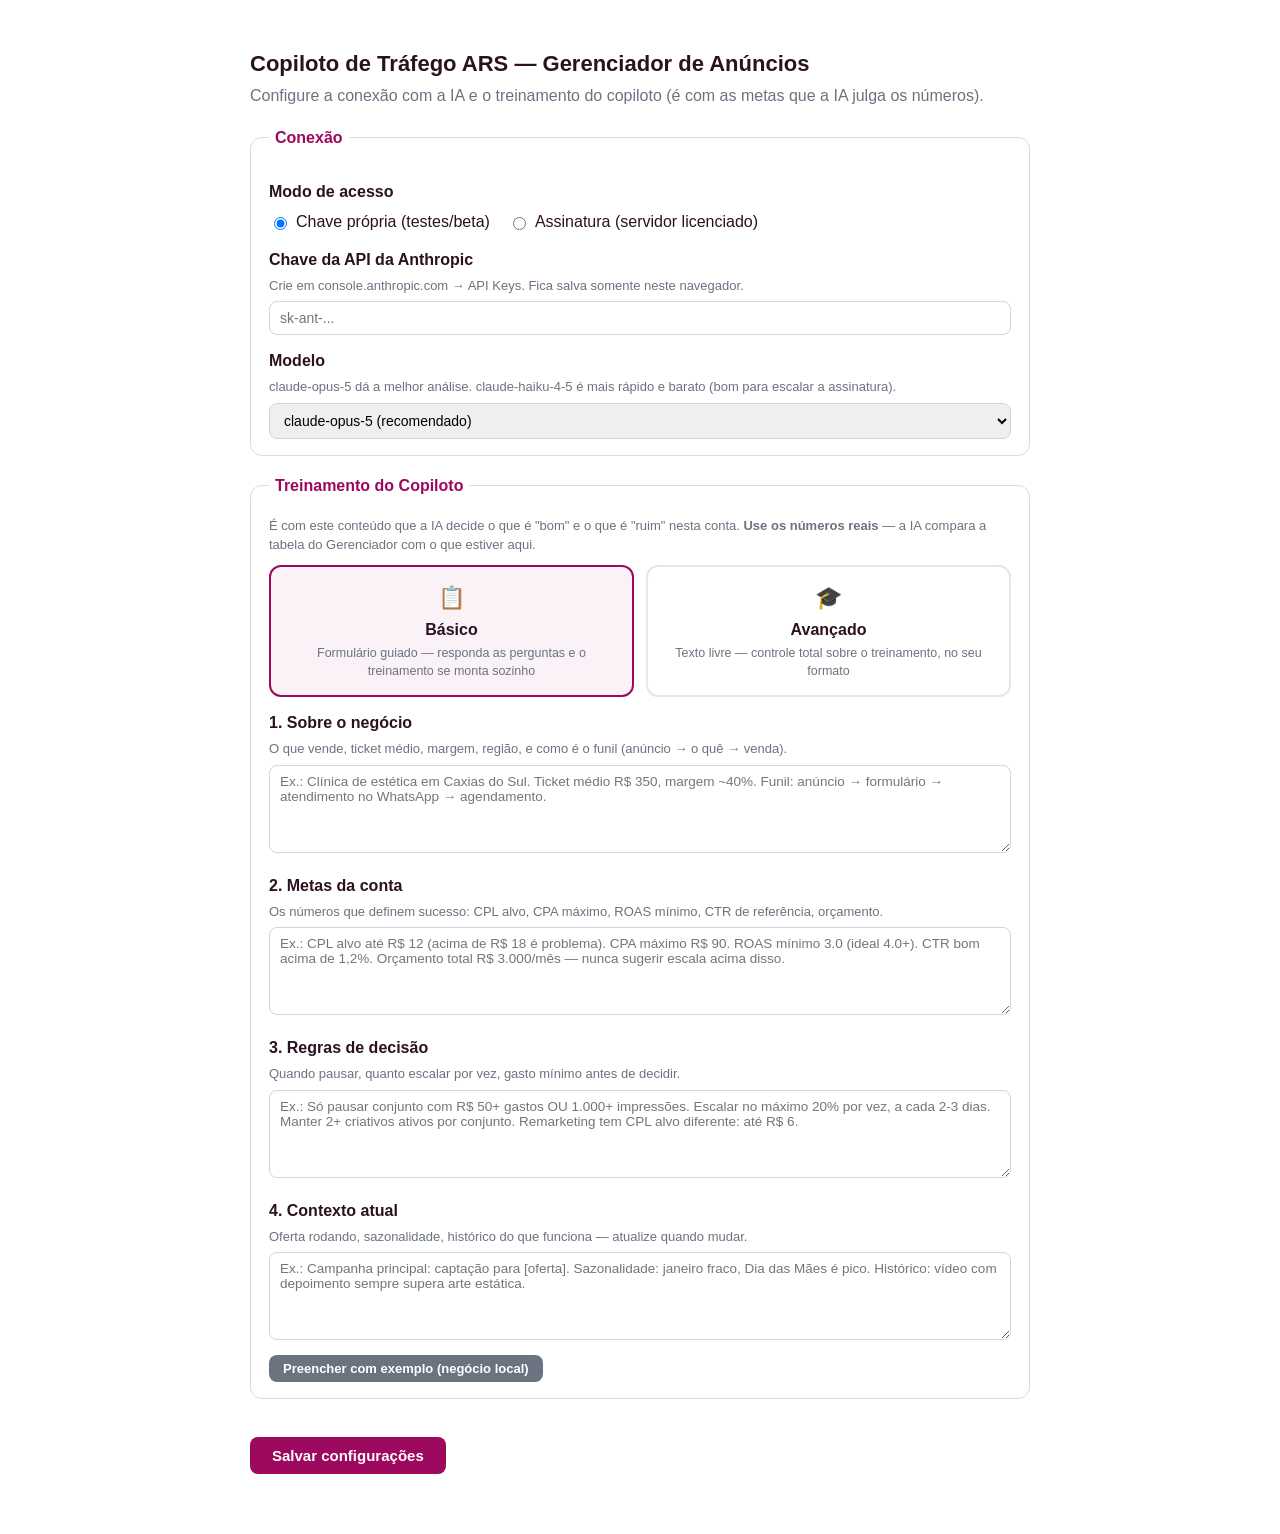
<file: extensao-copiloto-ads/options.html>
<!DOCTYPE html>
<html lang="pt-BR">
<head>
  <meta charset="utf-8" />
  <title>Copiloto de Tráfego ARS — Configurações</title>
  <style>
    :root { color-scheme: light; }
    body {
      font-family: -apple-system, BlinkMacSystemFont, "Segoe UI", Roboto, sans-serif;
      max-width: 780px;
      margin: 0 auto;
      padding: 32px 20px 60px;
      line-height: 1.5;
      color: #2a1220;
      background: #fff;
    }
    h1 { font-size: 22px; margin-bottom: 4px; }
    .subtitulo { color: #6b7280; margin-top: 0; }
    fieldset {
      border: 1px solid #ecd2e0;
      border-radius: 12px;
      padding: 16px 18px;
      margin: 18px 0;
    }
    legend { font-weight: 700; padding: 0 6px; color: #9d095e; }
    label { display: block; font-weight: 600; margin: 14px 0 4px; }
    .ajuda { font-weight: 400; color: #6b7280; font-size: 13px; margin: 2px 0 6px; }
    input[type="text"], input[type="password"], select, textarea {
      width: 100%;
      box-sizing: border-box;
      padding: 8px 10px;
      border: 1px solid #d1d5db;
      border-radius: 8px;
      font-size: 14px;
      font-family: inherit;
    }
    textarea { min-height: 88px; font-size: 13.5px; }
    #playbookLivre { min-height: 320px; font-family: ui-monospace, Menlo, Consolas, monospace; font-size: 13px; }
    .linha-radio { display: flex; gap: 18px; margin-top: 6px; }
    .linha-radio label { display: flex; align-items: center; gap: 6px; font-weight: 500; margin: 0; }

    .cartoes-treino { display: flex; gap: 12px; margin: 10px 0 4px; }
    .cartao-treino {
      flex: 1;
      border: 2px solid #e5e7eb;
      border-radius: 12px;
      padding: 14px;
      text-align: center;
      cursor: pointer;
      transition: border-color 0.12s ease, background 0.12s ease;
    }
    .cartao-treino:hover { border-color: #d1a7c1; }
    .cartao-treino.ativo { border-color: #9d095e; background: #faf2f7; }
    .cartao-treino .ico { font-size: 22px; }
    .cartao-treino .nome { font-weight: 700; margin-top: 4px; }
    .cartao-treino .desc { font-size: 12.5px; color: #6b7280; margin-top: 2px; }

    button {
      margin-top: 20px;
      padding: 10px 22px;
      font-size: 15px;
      font-weight: 700;
      color: #fff;
      background: #9d095e;
      border: none;
      border-radius: 8px;
      cursor: pointer;
    }
    button:hover { background: #7c0749; }
    button.secundario {
      background: #6b7280;
      font-size: 13px;
      padding: 6px 14px;
      margin-top: 8px;
    }
    #status { margin-left: 12px; font-weight: 600; color: #059669; }
    .oculto { display: none; }
  </style>
</head>
<body>
  <h1>Copiloto de Tráfego ARS — Gerenciador de Anúncios</h1>
  <p class="subtitulo">Configure a conexão com a IA e o treinamento do copiloto (é com as metas que a IA julga os números).</p>

  <fieldset>
    <legend>Conexão</legend>
    <label>Modo de acesso</label>
    <div class="linha-radio">
      <label><input type="radio" name="modo" value="direto" checked /> Chave própria (testes/beta)</label>
      <label><input type="radio" name="modo" value="backend" /> Assinatura (servidor licenciado)</label>
    </div>

    <div id="campos-direto">
      <label for="apiKey">Chave da API da Anthropic</label>
      <p class="ajuda">Crie em console.anthropic.com → API Keys. Fica salva somente neste navegador.</p>
      <input type="password" id="apiKey" placeholder="sk-ant-..." autocomplete="off" />

      <label for="modelo">Modelo</label>
      <p class="ajuda">claude-opus-5 dá a melhor análise. claude-haiku-4-5 é mais rápido e barato (bom para escalar a assinatura).</p>
      <select id="modelo">
        <option value="claude-opus-5">claude-opus-5 (recomendado)</option>
        <option value="claude-sonnet-5">claude-sonnet-5</option>
        <option value="claude-haiku-4-5">claude-haiku-4-5 (rápido/econômico)</option>
      </select>
    </div>

    <div id="campos-backend" class="oculto">
      <label for="backendUrl">Endereço do servidor</label>
      <p class="ajuda">URL do seu Cloudflare Worker (o mesmo do Copiloto de Vendas atende os dois produtos).</p>
      <input type="text" id="backendUrl" placeholder="https://..." />

      <label for="licenseKey">Chave de licença</label>
      <p class="ajuda">A chave que o assinante recebe ao pagar. O servidor valida e libera o uso.</p>
      <input type="text" id="licenseKey" placeholder="LIC-..." autocomplete="off" />
    </div>
  </fieldset>

  <fieldset>
    <legend>Treinamento do Copiloto</legend>
    <p class="ajuda">É com este conteúdo que a IA decide o que é "bom" e o que é "ruim" nesta conta. <strong>Use os números reais</strong> — a IA compara a tabela do Gerenciador com o que estiver aqui.</p>

    <div class="cartoes-treino">
      <div class="cartao-treino ativo" id="cartao-basico" data-modo="basico">
        <div class="ico">📋</div>
        <div class="nome">Básico</div>
        <div class="desc">Formulário guiado — responda as perguntas e o treinamento se monta sozinho</div>
      </div>
      <div class="cartao-treino" id="cartao-avancado" data-modo="avancado">
        <div class="ico">🎓</div>
        <div class="nome">Avançado</div>
        <div class="desc">Texto livre — controle total sobre o treinamento, no seu formato</div>
      </div>
    </div>

    <div id="treino-basico">
      <label for="tNegocio">1. Sobre o negócio</label>
      <p class="ajuda">O que vende, ticket médio, margem, região, e como é o funil (anúncio → o quê → venda).</p>
      <textarea id="tNegocio" placeholder="Ex.: Clínica de estética em Caxias do Sul. Ticket médio R$ 350, margem ~40%. Funil: anúncio → formulário → atendimento no WhatsApp → agendamento."></textarea>

      <label for="tMetas">2. Metas da conta</label>
      <p class="ajuda">Os números que definem sucesso: CPL alvo, CPA máximo, ROAS mínimo, CTR de referência, orçamento.</p>
      <textarea id="tMetas" placeholder="Ex.: CPL alvo até R$ 12 (acima de R$ 18 é problema). CPA máximo R$ 90. ROAS mínimo 3.0 (ideal 4.0+). CTR bom acima de 1,2%. Orçamento total R$ 3.000/mês — nunca sugerir escala acima disso."></textarea>

      <label for="tRegras">3. Regras de decisão</label>
      <p class="ajuda">Quando pausar, quanto escalar por vez, gasto mínimo antes de decidir.</p>
      <textarea id="tRegras" placeholder="Ex.: Só pausar conjunto com R$ 50+ gastos OU 1.000+ impressões. Escalar no máximo 20% por vez, a cada 2-3 dias. Manter 2+ criativos ativos por conjunto. Remarketing tem CPL alvo diferente: até R$ 6."></textarea>

      <label for="tContexto">4. Contexto atual</label>
      <p class="ajuda">Oferta rodando, sazonalidade, histórico do que funciona — atualize quando mudar.</p>
      <textarea id="tContexto" placeholder="Ex.: Campanha principal: captação para [oferta]. Sazonalidade: janeiro fraco, Dia das Mães é pico. Histórico: vídeo com depoimento sempre supera arte estática."></textarea>
    </div>

    <div id="treino-avancado" class="oculto">
      <label for="playbookLivre">Treinamento (texto livre)</label>
      <p class="ajuda">Escreva no formato que quiser. Dica: títulos com ## ajudam a IA a se organizar.</p>
      <textarea id="playbookLivre" spellcheck="false"></textarea>
    </div>

    <button id="usarExemplo" type="button" class="secundario">Preencher com exemplo (negócio local)</button>
  </fieldset>

  <button id="salvar" type="button">Salvar configurações</button>
  <span id="status"></span>

  <script src="options.js"></script>
</body>
</html>
</file>
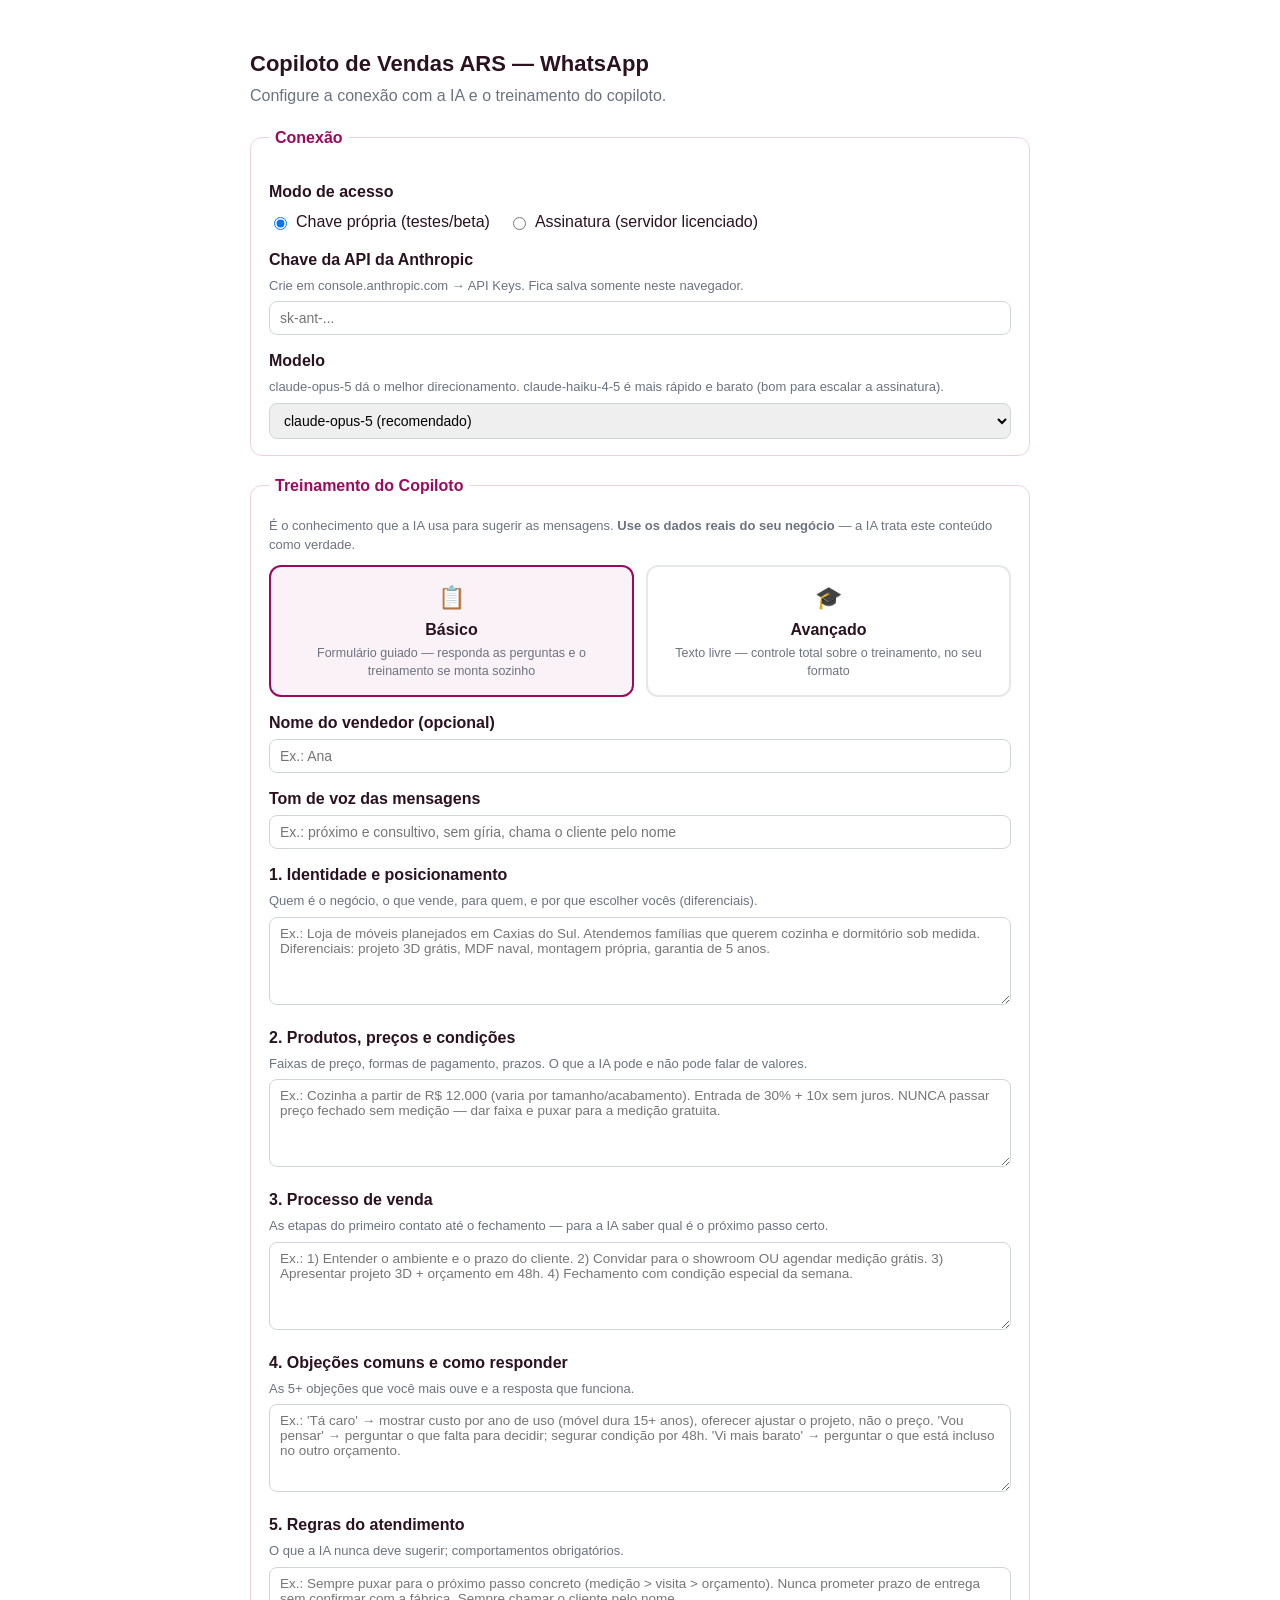
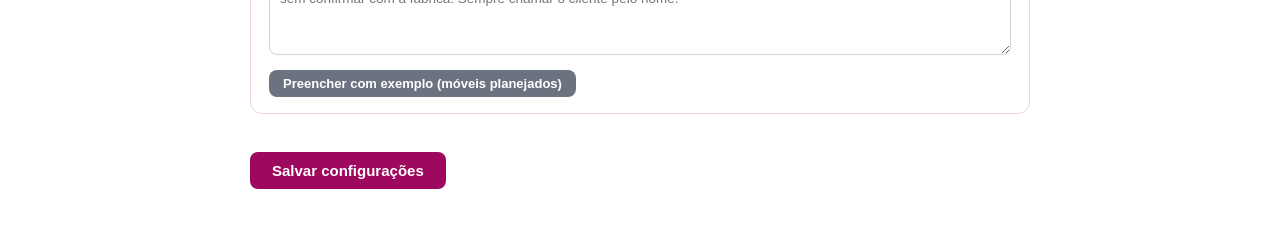
<file: extensao-copiloto-whatsapp/options.html>
<!DOCTYPE html>
<html lang="pt-BR">
<head>
  <meta charset="utf-8" />
  <title>Copiloto de Vendas ARS — Configurações</title>
  <style>
    :root { color-scheme: light; }
    body {
      font-family: -apple-system, BlinkMacSystemFont, "Segoe UI", Roboto, sans-serif;
      max-width: 780px;
      margin: 0 auto;
      padding: 32px 20px 60px;
      line-height: 1.5;
      color: #2a1220;
      background: #fff;
    }
    h1 { font-size: 22px; margin-bottom: 4px; }
    .subtitulo { color: #6b7280; margin-top: 0; }
    fieldset {
      border: 1px solid #ecd2e0;
      border-radius: 12px;
      padding: 16px 18px;
      margin: 18px 0;
    }
    legend { font-weight: 700; padding: 0 6px; color: #9d095e; }
    label { display: block; font-weight: 600; margin: 14px 0 4px; }
    .ajuda { font-weight: 400; color: #6b7280; font-size: 13px; margin: 2px 0 6px; }
    input[type="text"], input[type="password"], select, textarea {
      width: 100%;
      box-sizing: border-box;
      padding: 8px 10px;
      border: 1px solid #d1d5db;
      border-radius: 8px;
      font-size: 14px;
      font-family: inherit;
    }
    textarea { min-height: 88px; font-size: 13.5px; }
    #playbookLivre { min-height: 320px; font-family: ui-monospace, Menlo, Consolas, monospace; font-size: 13px; }
    .linha-radio { display: flex; gap: 18px; margin-top: 6px; }
    .linha-radio label { display: flex; align-items: center; gap: 6px; font-weight: 500; margin: 0; }

    /* Cartões de modo de treinamento (Básico / Avançado) */
    .cartoes-treino { display: flex; gap: 12px; margin: 10px 0 4px; }
    .cartao-treino {
      flex: 1;
      border: 2px solid #e5e7eb;
      border-radius: 12px;
      padding: 14px;
      text-align: center;
      cursor: pointer;
      transition: border-color 0.12s ease, background 0.12s ease;
    }
    .cartao-treino:hover { border-color: #d1a7c1; }
    .cartao-treino.ativo { border-color: #9d095e; background: #faf2f7; }
    .cartao-treino .ico { font-size: 22px; }
    .cartao-treino .nome { font-weight: 700; margin-top: 4px; }
    .cartao-treino .desc { font-size: 12.5px; color: #6b7280; margin-top: 2px; }

    button {
      margin-top: 20px;
      padding: 10px 22px;
      font-size: 15px;
      font-weight: 700;
      color: #fff;
      background: #9d095e;
      border: none;
      border-radius: 8px;
      cursor: pointer;
    }
    button:hover { background: #7c0749; }
    button.secundario {
      background: #6b7280;
      font-size: 13px;
      padding: 6px 14px;
      margin-top: 8px;
    }
    #status { margin-left: 12px; font-weight: 600; color: #059669; }
    .oculto { display: none; }
  </style>
</head>
<body>
  <h1>Copiloto de Vendas ARS — WhatsApp</h1>
  <p class="subtitulo">Configure a conexão com a IA e o treinamento do copiloto.</p>

  <fieldset>
    <legend>Conexão</legend>
    <label>Modo de acesso</label>
    <div class="linha-radio">
      <label><input type="radio" name="modo" value="direto" checked /> Chave própria (testes/beta)</label>
      <label><input type="radio" name="modo" value="backend" /> Assinatura (servidor licenciado)</label>
    </div>

    <div id="campos-direto">
      <label for="apiKey">Chave da API da Anthropic</label>
      <p class="ajuda">Crie em console.anthropic.com → API Keys. Fica salva somente neste navegador.</p>
      <input type="password" id="apiKey" placeholder="sk-ant-..." autocomplete="off" />

      <label for="modelo">Modelo</label>
      <p class="ajuda">claude-opus-5 dá o melhor direcionamento. claude-haiku-4-5 é mais rápido e barato (bom para escalar a assinatura).</p>
      <select id="modelo">
        <option value="claude-opus-5">claude-opus-5 (recomendado)</option>
        <option value="claude-sonnet-5">claude-sonnet-5</option>
        <option value="claude-haiku-4-5">claude-haiku-4-5 (rápido/econômico)</option>
      </select>
    </div>

    <div id="campos-backend" class="oculto">
      <label for="backendUrl">Endereço do servidor</label>
      <p class="ajuda">URL do seu Cloudflare Worker (veja backend/README no projeto). Ex.: https://copiloto.seudominio.workers.dev</p>
      <input type="text" id="backendUrl" placeholder="https://..." />

      <label for="licenseKey">Chave de licença</label>
      <p class="ajuda">A chave que o assinante recebe ao pagar. O servidor valida e libera o uso.</p>
      <input type="text" id="licenseKey" placeholder="LIC-..." autocomplete="off" />
    </div>
  </fieldset>

  <fieldset>
    <legend>Treinamento do Copiloto</legend>
    <p class="ajuda">É o conhecimento que a IA usa para sugerir as mensagens. <strong>Use os dados reais do seu negócio</strong> — a IA trata este conteúdo como verdade.</p>

    <div class="cartoes-treino">
      <div class="cartao-treino ativo" id="cartao-basico" data-modo="basico">
        <div class="ico">📋</div>
        <div class="nome">Básico</div>
        <div class="desc">Formulário guiado — responda as perguntas e o treinamento se monta sozinho</div>
      </div>
      <div class="cartao-treino" id="cartao-avancado" data-modo="avancado">
        <div class="ico">🎓</div>
        <div class="nome">Avançado</div>
        <div class="desc">Texto livre — controle total sobre o treinamento, no seu formato</div>
      </div>
    </div>

    <div id="treino-basico">
      <label for="nomeVendedor">Nome do vendedor (opcional)</label>
      <input type="text" id="nomeVendedor" placeholder="Ex.: Ana" />

      <label for="tom">Tom de voz das mensagens</label>
      <input type="text" id="tom" placeholder="Ex.: próximo e consultivo, sem gíria, chama o cliente pelo nome" />

      <label for="tIdentidade">1. Identidade e posicionamento</label>
      <p class="ajuda">Quem é o negócio, o que vende, para quem, e por que escolher vocês (diferenciais).</p>
      <textarea id="tIdentidade" placeholder="Ex.: Loja de móveis planejados em Caxias do Sul. Atendemos famílias que querem cozinha e dormitório sob medida. Diferenciais: projeto 3D grátis, MDF naval, montagem própria, garantia de 5 anos."></textarea>

      <label for="tProdutos">2. Produtos, preços e condições</label>
      <p class="ajuda">Faixas de preço, formas de pagamento, prazos. O que a IA pode e não pode falar de valores.</p>
      <textarea id="tProdutos" placeholder="Ex.: Cozinha a partir de R$ 12.000 (varia por tamanho/acabamento). Entrada de 30% + 10x sem juros. NUNCA passar preço fechado sem medição — dar faixa e puxar para a medição gratuita."></textarea>

      <label for="tProcesso">3. Processo de venda</label>
      <p class="ajuda">As etapas do primeiro contato até o fechamento — para a IA saber qual é o próximo passo certo.</p>
      <textarea id="tProcesso" placeholder="Ex.: 1) Entender o ambiente e o prazo do cliente. 2) Convidar para o showroom OU agendar medição grátis. 3) Apresentar projeto 3D + orçamento em 48h. 4) Fechamento com condição especial da semana."></textarea>

      <label for="tObjecoes">4. Objeções comuns e como responder</label>
      <p class="ajuda">As 5+ objeções que você mais ouve e a resposta que funciona.</p>
      <textarea id="tObjecoes" placeholder="Ex.: 'Tá caro' → mostrar custo por ano de uso (móvel dura 15+ anos), oferecer ajustar o projeto, não o preço. 'Vou pensar' → perguntar o que falta para decidir; segurar condição por 48h. 'Vi mais barato' → perguntar o que está incluso no outro orçamento."></textarea>

      <label for="tRegras">5. Regras do atendimento</label>
      <p class="ajuda">O que a IA nunca deve sugerir; comportamentos obrigatórios.</p>
      <textarea id="tRegras" placeholder="Ex.: Sempre puxar para o próximo passo concreto (medição > visita > orçamento). Nunca prometer prazo de entrega sem confirmar com a fábrica. Sempre chamar o cliente pelo nome."></textarea>
    </div>

    <div id="treino-avancado" class="oculto">
      <label for="playbookLivre">Treinamento (texto livre)</label>
      <p class="ajuda">Escreva no formato que quiser. Dica: títulos com ## ajudam a IA a se organizar.</p>
      <textarea id="playbookLivre" spellcheck="false"></textarea>
    </div>

    <button id="usarExemplo" type="button" class="secundario">Preencher com exemplo (móveis planejados)</button>
  </fieldset>

  <button id="salvar" type="button">Salvar configurações</button>
  <span id="status"></span>

  <script src="options.js"></script>
</body>
</html>
</file>
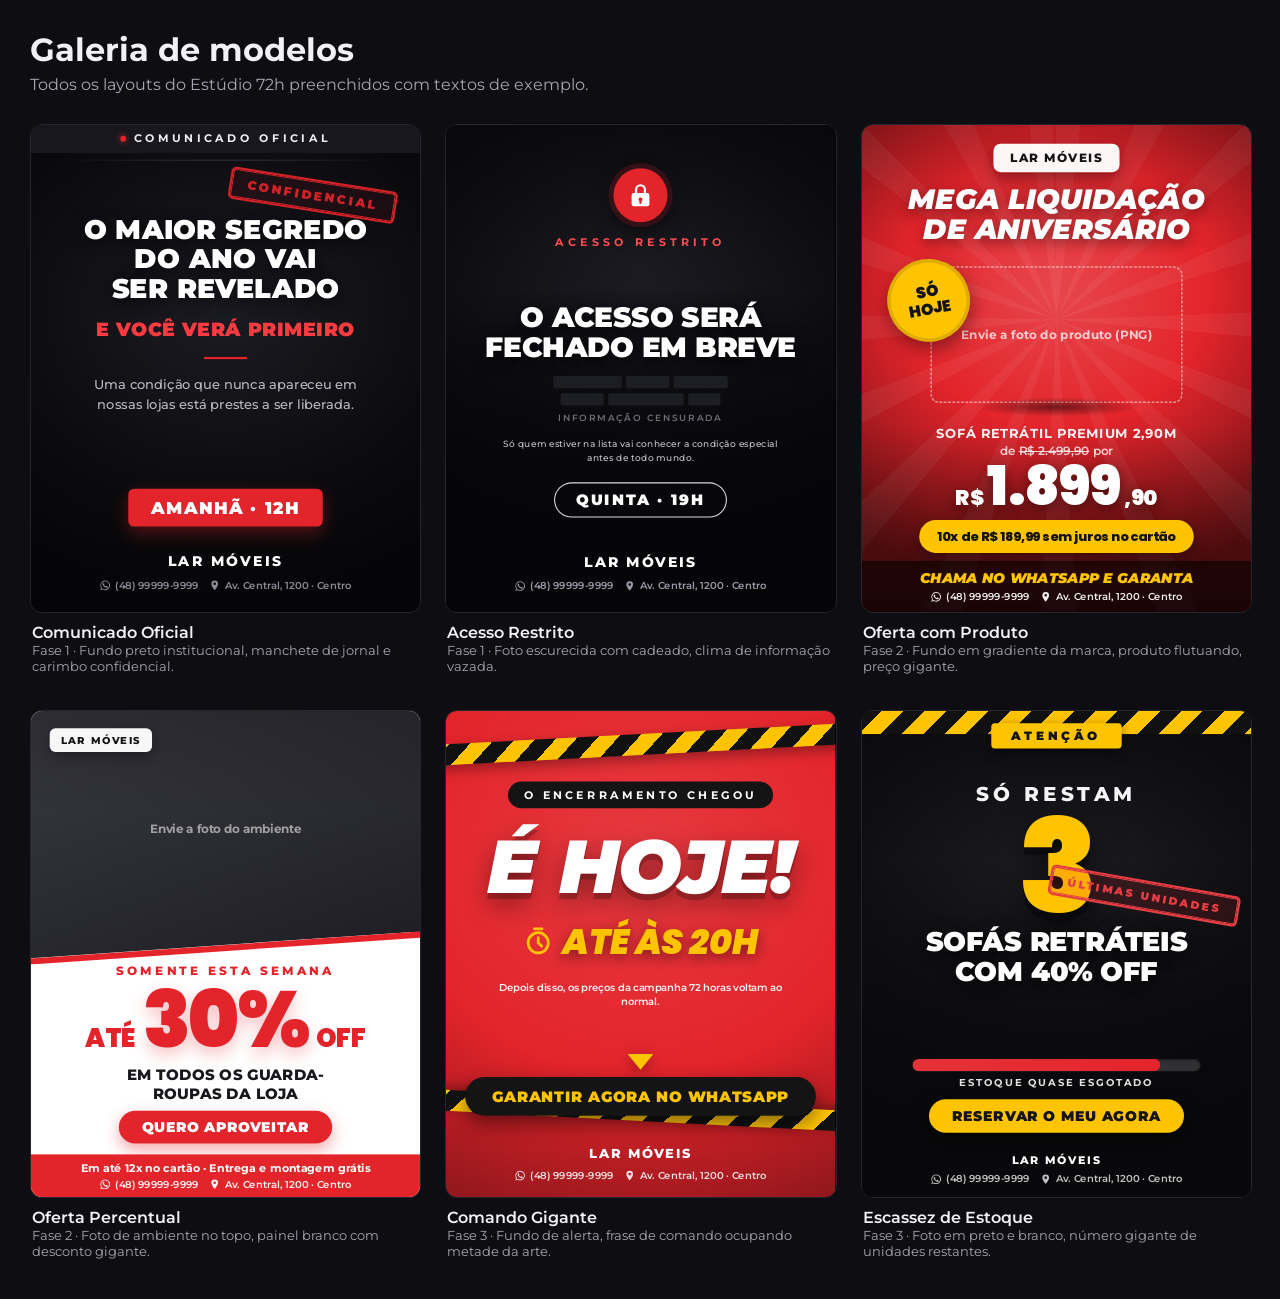
<file: estudio/public/galeria.html>
<!doctype html>
<html lang="pt-BR">
<head>
  <meta charset="utf-8"/>
  <meta name="viewport" content="width=device-width, initial-scale=1"/>
  <title>Estúdio 72h · Galeria de modelos</title>
  <link rel="stylesheet" href="fonts.css"/>
  <style>
    body { margin: 0; background: #0E0E12; color: #F2F2F6;
      font-family: 'Montserrat', Arial, sans-serif; padding: 30px; }
    h1 { margin: 0 0 6px; }
    p.sub { color: #A6A6B4; margin: 0 0 30px; }
    .galeria { display: grid; grid-template-columns: repeat(auto-fill, minmax(340px, 1fr)); gap: 26px; }
    figure { margin: 0; }
    figcaption { padding: 10px 2px; font-weight: 600; }
    figcaption small { color: #A6A6B4; font-weight: 400; display: block; }
    .quadro { width: 100%; aspect-ratio: 1080 / 1350; position: relative; overflow: hidden;
      border-radius: 12px; border: 1px solid #262630; background: #000; }
    .quadro .escala { position: absolute; left: 0; top: 0; transform-origin: 0 0; }
  </style>
</head>
<body>
  <h1>Galeria de modelos</h1>
  <p class="sub">Todos os layouts do Estúdio 72h preenchidos com textos de exemplo.</p>
  <div class="galeria" id="galeria"></div>

  <script src="templates.js"></script>
  <script>
    const galeria = document.getElementById('galeria');
    const marca = {
      nome: 'Lar Móveis', corPrimaria: '#E3242B', corSecundaria: '#FFC400',
      logo: null, whatsapp: '(48) 99999-9999', endereco: 'Av. Central, 1200 · Centro',
    };
    for (const modelo of Modelos.lista) {
      const figura = document.createElement('figure');
      figura.dataset.modelo = modelo.id;
      const quadro = document.createElement('div');
      quadro.className = 'quadro';
      const escala = document.createElement('div');
      escala.className = 'escala';
      escala.innerHTML = '<style>' + Modelos.css + '</style>' +
        modelo.render(Modelos.exemplos(modelo), marca);
      quadro.appendChild(escala);
      figura.appendChild(quadro);
      const legenda = document.createElement('figcaption');
      legenda.innerHTML = modelo.nome + '<small>Fase ' + modelo.fase + ' · ' + modelo.resumo + '</small>';
      figura.appendChild(legenda);
      galeria.appendChild(figura);
      requestAnimationFrame(() => {
        escala.style.transform = 'scale(' + quadro.clientWidth / 1080 + ')';
      });
    }
    window.addEventListener('resize', () => {
      document.querySelectorAll('.quadro').forEach((q) => {
        q.querySelector('.escala').style.transform = 'scale(' + q.clientWidth / 1080 + ')';
      });
    });
  </script>
</body>
</html>
</file>
<file: styles.css>
/* ================= Tokens ================= */
:root {
  --bg: #0d0d0d;            /* page plane */
  --surface: #1a1a19;       /* cards / chart surface */
  --surface-2: #232320;
  --ink: #ffffff;
  --ink-2: #c3c2b7;
  --muted: #898781;
  --grid: #2c2c2a;
  --border: rgba(255, 255, 255, 0.10);

  --accent: #eda100;        /* brand amber (UI) */
  --accent-strong: #c98500; /* amber validated >=3:1 on dark surface (data marks) */
  --accent-track: #453200;  /* darker step of the amber ramp (meter track) */
  --accent-ink: #1a1300;    /* text on amber */

  --good: #0ca30c;
  --warn: #fab219;
  --crit: #d03b3b;

  --radius: 14px;
  --font: system-ui, -apple-system, "Segoe UI", sans-serif;
}

* { box-sizing: border-box; }

[hidden] { display: none !important; }

html, body {
  margin: 0;
  padding: 0;
  background: var(--bg);
  color: var(--ink);
  font-family: var(--font);
  line-height: 1.5;
}

a { color: inherit; }

/* ================= Topbar ================= */
.topbar {
  display: flex;
  align-items: center;
  justify-content: space-between;
  padding: 14px clamp(16px, 4vw, 40px);
  border-bottom: 1px solid var(--border);
  position: sticky;
  top: 0;
  background: rgba(13, 13, 13, 0.92);
  backdrop-filter: blur(8px);
  z-index: 10;
}

.brand {
  display: flex;
  align-items: center;
  gap: 10px;
  text-decoration: none;
}

.brand-mark {
  display: grid;
  place-items: center;
  width: 36px;
  height: 36px;
  border-radius: 10px;
  background: var(--accent);
  color: var(--accent-ink);
  font-weight: 800;
  font-size: 15px;
  letter-spacing: 0.02em;
}

.brand-name {
  font-size: 16px;
  color: var(--ink-2);
}
.brand-name strong { color: var(--ink); }

.topnav { display: flex; gap: 6px; }

.topnav-link {
  text-decoration: none;
  color: var(--ink-2);
  font-size: 14px;
  padding: 8px 12px;
  border-radius: 8px;
}
.topnav-link:hover { background: var(--surface-2); color: var(--ink); }

/* ================= Layout ================= */
#app {
  max-width: 960px;
  margin: 0 auto;
  padding: clamp(20px, 5vw, 48px) clamp(16px, 4vw, 40px) 64px;
}

.view[hidden] { display: none; }

.footer {
  text-align: center;
  color: var(--muted);
  font-size: 13px;
  padding: 24px 16px 40px;
  border-top: 1px solid var(--border);
}
.footer p { margin: 0; }

/* ================= Home ================= */
.hero { text-align: center; padding: clamp(16px, 5vw, 48px) 0 8px; }

.hero-kicker {
  color: var(--accent);
  font-size: 13px;
  font-weight: 600;
  text-transform: uppercase;
  letter-spacing: 0.14em;
  margin: 0 0 8px;
}

.hero-title {
  font-size: clamp(40px, 9vw, 72px);
  font-weight: 800;
  margin: 0;
  letter-spacing: -0.02em;
}
.hero-title .accent { color: var(--accent); }

.hero-sub { color: var(--ink-2); font-size: 16px; margin: 10px 0 0; }

.hero-desc {
  color: var(--ink-2);
  max-width: 520px;
  margin: 18px auto 0;
  font-size: 16px;
}

.hero-actions {
  display: flex;
  gap: 12px;
  justify-content: center;
  flex-wrap: wrap;
  margin-top: 28px;
}

.features {
  display: grid;
  grid-template-columns: repeat(auto-fit, minmax(240px, 1fr));
  gap: 14px;
  margin-top: 48px;
}

.feature {
  background: var(--surface);
  border: 1px solid var(--border);
  border-radius: var(--radius);
  padding: 20px;
}
.feature-icon { font-size: 24px; }
.feature h3 { margin: 10px 0 6px; font-size: 16px; }
.feature p { margin: 0; color: var(--ink-2); font-size: 14px; }

/* ================= Panels & forms ================= */
.panel {
  background: var(--surface);
  border: 1px solid var(--border);
  border-radius: var(--radius);
  padding: clamp(20px, 4vw, 32px);
}
.panel-narrow { max-width: 560px; margin: 0 auto; }
.panel-center { text-align: center; }

.panel-title { margin: 0 0 4px; font-size: 24px; }
.panel-sub { margin: 0 0 22px; color: var(--ink-2); font-size: 14px; }

.field { margin-bottom: 16px; flex: 1; min-width: 0; }
.field-row { display: flex; gap: 12px; flex-wrap: wrap; }

.field label {
  display: block;
  font-size: 13px;
  font-weight: 600;
  color: var(--ink-2);
  margin-bottom: 6px;
}

.req { color: var(--accent); }

input[type="text"], input[type="email"], input[type="tel"],
input[type="search"], input[type="password"], select {
  width: 100%;
  padding: 12px 14px;
  border-radius: 10px;
  border: 1px solid var(--border);
  background: var(--surface-2);
  color: var(--ink);
  font: inherit;
  font-size: 15px;
}
input:focus, select:focus {
  outline: 2px solid var(--accent);
  outline-offset: 1px;
  border-color: transparent;
}
input.invalid { border-color: var(--crit); }

.field-error { color: #e66767; font-size: 13px; margin: 6px 0 0; }

.check {
  display: flex;
  gap: 10px;
  align-items: flex-start;
  font-size: 13px;
  color: var(--ink-2);
  margin: 4px 0 20px;
  cursor: pointer;
}
.check input { margin-top: 3px; accent-color: var(--accent); }

/* ================= Buttons ================= */
.btn {
  display: inline-flex;
  align-items: center;
  justify-content: center;
  gap: 8px;
  padding: 11px 20px;
  border-radius: 10px;
  border: 1px solid transparent;
  font: inherit;
  font-size: 15px;
  font-weight: 600;
  cursor: pointer;
  text-decoration: none;
  transition: transform 0.06s ease, background 0.15s ease;
}
.btn:active { transform: scale(0.98); }

.btn-primary { background: var(--accent); color: var(--accent-ink); }
.btn-primary:hover { background: #ffb61c; }

.btn-ghost {
  background: transparent;
  color: var(--ink);
  border-color: var(--border);
}
.btn-ghost:hover { background: var(--surface-2); }

.btn-danger { color: #e66767; }
.btn-danger:hover { background: rgba(208, 59, 59, 0.12); }

.btn-x {
  border: 1px solid var(--border);
  background: transparent;
  color: var(--muted);
  width: 28px;
  height: 28px;
  border-radius: 50%;
  font-size: 16px;
  line-height: 1;
  cursor: pointer;
  margin-left: 8px;
}
.btn-x:hover { color: #e66767; border-color: rgba(208, 59, 59, 0.4); }

.btn-lg { padding: 14px 26px; font-size: 16px; }
.btn-block { width: 100%; }
.btn-file { position: relative; overflow: hidden; }

/* ================= Ticket ================= */
.success-head { text-align: center; margin-bottom: 18px; }
.success-check {
  width: 56px; height: 56px;
  margin: 0 auto 10px;
  border-radius: 50%;
  display: grid; place-items: center;
  background: rgba(12, 163, 12, 0.15);
  color: var(--good);
  font-size: 28px;
  font-weight: 800;
}
.success-head h2 { margin: 0; font-size: 22px; }

.ticket {
  background: #ffffff;
  color: #0b0b0b;
  border-radius: 16px;
  padding: 22px;
  text-align: center;
  max-width: 360px;
  margin: 0 auto;
}

.ticket-head {
  display: flex;
  justify-content: space-between;
  align-items: center;
  margin-bottom: 14px;
}
.ticket-brand { font-weight: 800; font-size: 14px; letter-spacing: 0.06em; }
.ticket-tag {
  font-size: 11px;
  font-weight: 700;
  color: #7a5200;
  background: #fdeec7;
  border-radius: 999px;
  padding: 4px 10px;
  letter-spacing: 0.04em;
}

.ticket-event { font-size: 13px; color: #52514e; margin: -6px 0 12px; text-align: center; }

.ticket-qr { display: grid; place-items: center; }
.ticket-qr svg { width: 220px; height: 220px; }

.ticket-id {
  font-size: 13px;
  font-weight: 700;
  letter-spacing: 0.12em;
  color: #52514e;
  margin: 10px 0 12px;
}

.ticket-body { border-top: 1px dashed #d8d6cd; padding-top: 12px; }
.ticket-name { font-size: 18px; font-weight: 700; margin: 0; }
.ticket-meta { font-size: 13px; color: #52514e; margin: 4px 0 0; }
.ticket-note { font-size: 12px; color: #898781; margin: 14px 0 0; }

.ticket-actions {
  display: flex;
  gap: 10px;
  justify-content: center;
  flex-wrap: wrap;
  margin-top: 16px;
}

/* ================= Rows / lists ================= */
.rows { display: flex; flex-direction: column; gap: 8px; }

.row {
  display: flex;
  align-items: center;
  justify-content: space-between;
  gap: 12px;
  background: var(--surface);
  border: 1px solid var(--border);
  border-radius: 12px;
  padding: 12px 16px;
}

.row-main { min-width: 0; }
.row-title { font-weight: 600; font-size: 15px; overflow: hidden; text-overflow: ellipsis; white-space: nowrap; }
.row-sub { color: var(--muted); font-size: 13px; overflow: hidden; text-overflow: ellipsis; white-space: nowrap; }
.row-side { text-align: right; flex-shrink: 0; }
.row-time { font-size: 13px; color: var(--ink-2); }

.badge {
  display: inline-block;
  font-size: 11px;
  font-weight: 700;
  padding: 3px 8px;
  border-radius: 999px;
  letter-spacing: 0.03em;
}
.badge-qr { background: rgba(237, 161, 0, 0.16); color: var(--accent); }
.badge-manual { background: rgba(57, 135, 229, 0.18); color: #6da7ec; }

.empty-note { color: var(--muted); font-size: 14px; text-align: center; padding: 24px 0; }

/* ================= Staff area ================= */
.pin-input {
  text-align: center;
  font-size: 18px;
  letter-spacing: 0.2em;
  margin-bottom: 8px;
}
#form-pin .btn { margin-top: 12px; }

.staff-head {
  display: flex;
  align-items: center;
  justify-content: space-between;
  gap: 16px;
  flex-wrap: wrap;
  margin-bottom: 20px;
}
.staff-head .panel-title { margin: 0; }

.tabs {
  display: flex;
  gap: 4px;
  background: var(--surface);
  border: 1px solid var(--border);
  border-radius: 12px;
  padding: 4px;
}
.tab {
  border: 0;
  background: transparent;
  color: var(--ink-2);
  font: inherit;
  font-size: 14px;
  font-weight: 600;
  padding: 8px 14px;
  border-radius: 9px;
  cursor: pointer;
}
.tab.is-active { background: var(--accent); color: var(--accent-ink); }

.tabpane[hidden] { display: none; }

/* Scanner */
.scanner-wrap {
  background: var(--surface);
  border: 1px solid var(--border);
  border-radius: var(--radius);
  padding: 20px;
  max-width: 520px;
  margin: 0 auto;
}
#qr-reader {
  border-radius: 12px;
  overflow: hidden;
  background: #000;
  min-height: 60px;
}
#qr-reader video { border-radius: 12px; }
.scanner-controls {
  display: flex;
  gap: 10px;
  justify-content: center;
  flex-wrap: wrap;
  margin-top: 14px;
}
.scanner-hint { text-align: center; color: var(--muted); font-size: 13px; margin: 12px 0 0; }

.scan-result {
  max-width: 520px;
  margin: 16px auto 0;
  border-radius: var(--radius);
  border: 1px solid var(--border);
  background: var(--surface);
  padding: 20px;
  text-align: center;
}
.scan-result-status {
  font-size: 17px;
  font-weight: 700;
  margin-bottom: 10px;
}
.scan-result.ok .scan-result-status { color: var(--good); }
.scan-result.dup .scan-result-status { color: var(--warn); }
.scan-result.bad .scan-result-status { color: var(--crit); }
.scan-result-body { color: var(--ink-2); font-size: 14px; }
.scan-result-body .who { color: var(--ink); font-size: 18px; font-weight: 700; }
.scan-result-actions { margin-top: 14px; display: flex; gap: 10px; justify-content: center; flex-wrap: wrap; }

/* List tools */
.list-tools {
  display: flex;
  gap: 10px;
  flex-wrap: wrap;
  margin-bottom: 14px;
}
.search-input { flex: 1; min-width: 200px; }

.manual-form {
  background: var(--surface);
  border: 1px solid var(--border);
  border-radius: var(--radius);
  padding: 20px;
  margin-bottom: 16px;
}
.manual-form h3 { margin: 0 0 14px; font-size: 16px; }

/* ================= Stats (dataviz) ================= */
.tiles {
  display: grid;
  grid-template-columns: repeat(auto-fit, minmax(160px, 1fr));
  gap: 12px;
  margin-bottom: 14px;
}

.tile {
  background: var(--surface);
  border: 1px solid var(--border);
  border-radius: var(--radius);
  padding: 16px 18px;
}
.tile-label { font-size: 13px; color: var(--ink-2); margin: 0; }
.tile-value {
  font-size: 32px;
  font-weight: 600;
  margin: 4px 0 0;
  /* proportional figures for big standalone numbers (not tabular-nums) */
}
.tile-hero .tile-value { font-size: 48px; }
.tile-delta { font-size: 13px; color: var(--good); margin: 2px 0 0; }

.viz-card {
  background: var(--surface);
  border: 1px solid var(--border);
  border-radius: var(--radius);
  padding: 18px 20px;
  margin-bottom: 14px;
}
.viz-title { margin: 0 0 12px; font-size: 15px; color: var(--ink-2); font-weight: 600; }

/* Meter: amber fill on a darker step of the same ramp (tone-on-tone) */
.meter-labels {
  display: flex;
  justify-content: space-between;
  align-items: baseline;
  margin-bottom: 8px;
}
.meter-value { font-size: 22px; font-weight: 600; }
.meter-pct { font-size: 14px; color: var(--ink-2); }
.meter {
  height: 10px;
  border-radius: 999px;
  background: var(--accent-track);
  overflow: hidden;
}
.meter-fill {
  height: 100%;
  border-radius: 999px;
  background: var(--accent-strong);
  transition: width 0.4s ease;
}

/* Hourly column chart (single series, amber) */
.hourly {
  display: flex;
  align-items: flex-end;
  gap: 10px;
  height: 160px;
  padding-top: 18px;
  border-bottom: 1px solid var(--grid); /* hairline baseline */
}
.hourly-col {
  flex: 1;
  display: flex;
  flex-direction: column;
  align-items: center;
  justify-content: flex-end;
  height: 100%;
  min-width: 0;
}
.hourly-bar {
  width: 100%;
  max-width: 24px;              /* bars never fill the slot */
  border-radius: 4px 4px 0 0;   /* rounded data-end, square baseline */
  background: var(--accent-strong);
  min-height: 2px;
}
.hourly-cap {
  font-size: 12px;
  color: var(--ink-2);          /* labels wear text tokens, never the mark color */
  margin-bottom: 4px;
}
.hourly-x {
  display: flex;
  gap: 10px;
  margin-top: 6px;
}
.hourly-x span {
  flex: 1;
  text-align: center;
  font-size: 11px;
  color: var(--muted);
  min-width: 0;
}

.chart-tooltip {
  position: fixed;
  z-index: 50;
  background: var(--surface-2);
  border: 1px solid var(--border);
  color: var(--ink);
  font-size: 13px;
  border-radius: 8px;
  padding: 6px 10px;
  pointer-events: none;
  white-space: nowrap;
}

/* ================= Toast ================= */
.toast {
  position: fixed;
  left: 50%;
  bottom: 28px;
  transform: translateX(-50%);
  background: var(--surface-2);
  color: var(--ink);
  border: 1px solid var(--border);
  border-radius: 12px;
  padding: 12px 20px;
  font-size: 14px;
  z-index: 100;
  box-shadow: 0 8px 24px rgba(0, 0, 0, 0.4);
}

/* ================= Responsive ================= */
@media (max-width: 560px) {
  .field-row { flex-direction: column; gap: 0; }
  .tiles { grid-template-columns: repeat(2, 1fr); }
  .staff-head { flex-direction: column; align-items: stretch; }
  .tabs { justify-content: center; }
  .hourly { gap: 6px; }
  .hourly-x { gap: 6px; }
}
</file>
<file: spa-vanessa-lima/styles.css>
/* ============================================================
   Vanessa Lima · Spa & Estética — tema mármore & dourado
   ============================================================ */

:root {
  --bg:        #f6f1e8;
  --painel:    #fffdf8;
  --painel-2:  #fbf6ec;
  --tinta:     #453f36;
  --suave:     #6f665a;
  --ouro:      #b3924f;
  --ouro-2:    #8f7136;
  --ouro-claro:#ecdfc2;
  --linha:     #e7dcc8;
  --grafite:   #3a352c;
  --ok:        #5f7d5a;
  --alerta:    #a3583a;
  --sombra:    0 1px 2px rgba(90, 74, 40, .05), 0 10px 28px rgba(90, 74, 40, .07);
  --raio:      14px;
  --fonte-marca: "Julius Sans One", "Trebuchet MS", sans-serif;
  --fonte-corpo: "Jost", "Segoe UI", system-ui, sans-serif;
  --fonte-serif: "Cormorant Garamond", Georgia, serif;
}

* { margin: 0; padding: 0; box-sizing: border-box; }

html { -webkit-text-size-adjust: 100%; }

body {
  font-family: var(--fonte-corpo);
  font-weight: 400;
  color: var(--tinta);
  background-color: var(--bg);
  background-image:
    radial-gradient(1200px 600px at 85% -10%, rgba(211, 180, 119, .16), transparent 60%),
    radial-gradient(900px 500px at -10% 30%, rgba(255, 255, 255, .65), transparent 55%),
    url("data:image/svg+xml,%3Csvg xmlns='http://www.w3.org/2000/svg' width='900' height='900' viewBox='0 0 900 900'%3E%3Cg fill='none' stroke-linecap='round'%3E%3Cpath d='M120 -20 C 180 180, 90 340, 190 560 S 260 850, 230 940' stroke='%23c9a45c' stroke-opacity='.14' stroke-width='2'/%3E%3Cpath d='M135 -20 C 190 190, 105 350, 205 565' stroke='%23c9a45c' stroke-opacity='.07' stroke-width='5'/%3E%3Cpath d='M520 -30 C 460 170, 610 320, 545 520 S 620 800, 580 940' stroke='%23c9a45c' stroke-opacity='.12' stroke-width='1.6'/%3E%3Cpath d='M780 -20 C 830 140, 720 300, 800 470 S 760 760, 820 940' stroke='%23c9a45c' stroke-opacity='.10' stroke-width='2.4'/%3E%3Cpath d='M330 200 C 380 260, 340 330, 420 380' stroke='%23c9a45c' stroke-opacity='.09' stroke-width='1.4'/%3E%3Cpath d='M640 520 C 600 600, 690 660, 660 740' stroke='%23c9a45c' stroke-opacity='.09' stroke-width='1.4'/%3E%3Cpath d='M60 620 C 130 660, 90 740, 170 790' stroke='%23bfa06a' stroke-opacity='.08' stroke-width='1.2'/%3E%3C/g%3E%3C/svg%3E");
  background-attachment: fixed;
  min-height: 100vh;
  min-height: 100dvh;
  line-height: 1.5;
}

button, input, select, textarea { font: inherit; color: inherit; }
button { cursor: pointer; background: none; border: none; }
a { color: var(--ouro-2); }

/* ---------- marca ---------- */

.marca { text-align: center; }
.marca h1 {
  font-family: var(--fonte-marca);
  font-weight: 400;
  font-size: 1.7rem;
  letter-spacing: .28em;
  text-transform: uppercase;
  color: #5a5348;
  margin-right: -.28em; /* compensa o tracking da última letra */
}
.marca .marca-sub {
  display: flex; align-items: center; justify-content: center; gap: 12px;
  margin-top: 6px;
  color: var(--suave);
  font-size: .82rem;
  letter-spacing: .34em;
  text-transform: uppercase;
  margin-right: -.34em;
}
.marca .marca-sub::before {
  content: ""; width: 84px; height: 1px; background: #6b6459;
}
.marca-mini h1 { font-size: .95rem; letter-spacing: .24em; margin-right: -.24em; }
.marca-mini .marca-sub { font-size: .58rem; letter-spacing: .3em; margin-top: 2px; margin-right: -.3em; }
.marca-mini .marca-sub::before { width: 34px; }

/* ---------- logotipo 3D interativo ---------- */

.logo3d-cena {
  width: 190px; height: 190px;
  margin: 0 auto;
  perspective: 900px;
  cursor: grab;
  touch-action: none;
  user-select: none; -webkit-user-select: none;
  position: relative;
}
.logo3d-cena:active { cursor: grabbing; }
.logo3d-cena::after {
  content: "";
  position: absolute; left: 50%; bottom: -22px; transform: translateX(-50%);
  width: 130px; height: 16px; border-radius: 50%;
  background: radial-gradient(ellipse, rgba(90, 74, 40, .22), transparent 70%);
}
.logo3d-placa {
  position: relative; width: 100%; height: 100%;
  transform-style: preserve-3d;
  will-change: transform;
}
.l3d-face { position: absolute; }
.l3d-frente, .l3d-tras {
  inset: 0;
  display: flex; flex-direction: column; align-items: center; justify-content: center;
  background-color: #f8f4ec;
  background-image:
    radial-gradient(220px 160px at 80% 10%, rgba(211, 180, 119, .22), transparent 60%),
    url("data:image/svg+xml,%3Csvg xmlns='http://www.w3.org/2000/svg' width='900' height='900' viewBox='0 0 900 900'%3E%3Cg fill='none' stroke-linecap='round'%3E%3Cpath d='M120 -20 C 180 180, 90 340, 190 560 S 260 850, 230 940' stroke='%23c9a45c' stroke-opacity='.3' stroke-width='3'/%3E%3Cpath d='M520 -30 C 460 170, 610 320, 545 520 S 620 800, 580 940' stroke='%23c9a45c' stroke-opacity='.24' stroke-width='2.2'/%3E%3Cpath d='M780 -20 C 830 140, 720 300, 800 470 S 760 760, 820 940' stroke='%23c9a45c' stroke-opacity='.2' stroke-width='3.4'/%3E%3Cpath d='M330 200 C 380 260, 340 330, 420 380' stroke='%23c9a45c' stroke-opacity='.2' stroke-width='2'/%3E%3Cpath d='M640 520 C 600 600, 690 660, 660 740' stroke='%23c9a45c' stroke-opacity='.2' stroke-width='2'/%3E%3C/g%3E%3C/svg%3E");
  background-size: cover;
  border: 1px solid #cbb27e;
}
.l3d-frente { transform: translateZ(9px); }
.l3d-tras { transform: rotateY(180deg) translateZ(9px); }
.l3d-marca-tras { color: #c9ab6c; font-size: 1.5rem; }
.l3d-dir, .l3d-esq {
  top: 0; left: calc(50% - 9px);
  width: 18px; height: 100%;
  background: linear-gradient(180deg, #e2c988, #a8853f);
}
.l3d-dir { transform: rotateY(90deg) translateZ(95px); }
.l3d-esq { transform: rotateY(-90deg) translateZ(95px); }
.l3d-topo, .l3d-base {
  left: 0; top: calc(50% - 9px);
  width: 100%; height: 18px;
  background: linear-gradient(90deg, #e2c988, #a8853f);
}
.l3d-topo { transform: rotateX(90deg) translateZ(95px); }
.l3d-base { transform: rotateX(-90deg) translateZ(95px); }
.l3d-nome {
  font-family: var(--fonte-marca);
  font-size: 1.02rem; letter-spacing: .17em; text-transform: uppercase;
  color: #494339; margin-right: -.17em;
}
.l3d-sub {
  display: flex; align-items: center; gap: 8px;
  margin-top: 7px;
  font-size: .5rem; letter-spacing: .3em; text-transform: uppercase;
  color: #877d6c; margin-right: -.3em;
}
.l3d-sub::before, .l3d-sub::after { content: ""; width: 22px; height: 1px; background: #9a8f7c; }
/* ---------- fotografia ---------- */

.foto-hero { margin: 22px 0 18px; }
.foto-hero img {
  width: 100%; display: block;
  aspect-ratio: 4 / 3; object-fit: cover;
  border-radius: 16px;
  border: 1px solid var(--linha);
  box-shadow: var(--sombra);
}
.foto-strip { margin: 16px 0 4px; }
.foto-strip img {
  width: 100%; display: block;
  border-radius: 14px;
  border: 1px solid var(--linha);
}

/* ---------- estrutura de telas ---------- */

.tela { display: none; }
.tela.ativa { display: block; }

.centro {
  max-width: 520px;
  margin: 0 auto;
  padding: 24px 20px 120px;
}

.tela-cheia {
  min-height: 100vh; min-height: 100dvh;
  display: flex; flex-direction: column; justify-content: center;
  max-width: 440px; margin: 0 auto; padding: 40px 24px;
}

.app-top {
  position: sticky; top: 0; z-index: 30;
  display: flex; align-items: center; justify-content: space-between;
  padding: 14px 18px 10px;
  background: linear-gradient(to bottom, rgba(246, 241, 232, .96), rgba(246, 241, 232, .88));
  backdrop-filter: blur(8px);
  border-bottom: 1px solid var(--linha);
}
.app-top .icone-btn {
  width: 38px; height: 38px; border-radius: 50%;
  display: grid; place-items: center;
  color: var(--suave);
  border: 1px solid var(--linha);
  background: var(--painel);
}

/* ---------- componentes ---------- */

.cartao {
  background: var(--painel);
  border: 1px solid var(--linha);
  border-radius: var(--raio);
  box-shadow: var(--sombra);
  padding: 20px;
}

.titulo-secao {
  font-family: var(--fonte-marca);
  font-size: .8rem;
  letter-spacing: .22em;
  text-transform: uppercase;
  color: var(--ouro-2);
  display: flex; align-items: center; gap: 12px;
  margin: 28px 2px 12px;
}
.titulo-secao::after { content: ""; flex: 1; height: 1px; background: var(--linha); }

.rotulo {
  display: block;
  font-size: .78rem; letter-spacing: .14em; text-transform: uppercase;
  color: var(--suave); margin: 14px 2px 6px;
}

.campo {
  width: 100%;
  background: var(--painel);
  border: 1px solid var(--linha);
  border-radius: 14px;
  padding: 13px 16px;
  outline: none;
  transition: border-color .15s, box-shadow .15s;
}
.campo:focus { border-color: var(--ouro); box-shadow: 0 0 0 3px rgba(179, 146, 79, .15); }
.campo::placeholder { color: #b9b0a0; }

.btn {
  display: inline-flex; align-items: center; justify-content: center; gap: 8px;
  width: 100%;
  padding: 15px 20px;
  border-radius: 10px;
  background: var(--grafite);
  color: #f5efe3;
  font-size: .8rem;
  font-weight: 500;
  letter-spacing: .18em;
  text-transform: uppercase;
  transition: transform .12s, filter .12s;
}
.btn:active { transform: translateY(1px); filter: brightness(1.12); }
.btn:disabled { opacity: .4; cursor: default; }

.btn-contorno {
  display: inline-flex; align-items: center; justify-content: center; gap: 8px;
  width: 100%;
  padding: 14px 20px;
  border-radius: 10px;
  border: 1px solid #cbb98c;
  color: #6d5a33;
  background: transparent;
  font-size: .8rem;
  font-weight: 500;
  letter-spacing: .16em;
  text-transform: uppercase;
}
.btn-suave {
  display: inline-flex; align-items: center; justify-content: center; gap: 6px;
  padding: 9px 14px;
  border-radius: 9px;
  border: 1px solid var(--linha);
  background: var(--painel);
  color: var(--suave);
  font-size: .88rem;
}
.btn-zap {
  display: inline-flex; align-items: center; justify-content: center; gap: 8px;
  width: 100%;
  padding: 13px 20px;
  border-radius: 10px;
  background: #23744f;
  color: #fff;
  font-weight: 500;
  letter-spacing: .02em;
  text-decoration: none;
}
.btn-mini {
  padding: 7px 12px; border-radius: 8px;
  border: 1px solid var(--linha); background: var(--painel);
  font-size: .82rem; color: var(--tinta);
  display: inline-flex; align-items: center; gap: 6px;
}
.btn-mini.dourado { border-color: var(--ouro); color: var(--ouro-2); }
.btn-mini.verde { border-color: #bcd6c6; color: #2e7d5b; text-decoration: none; }
.btn-mini.vermelho { border-color: #e4c4b4; color: var(--alerta); }

.link-discreto {
  background: none; border: none;
  color: var(--suave); font-size: .85rem;
  text-decoration: underline; text-underline-offset: 3px;
}

/* chips de procedimentos */
.chips { display: flex; flex-wrap: wrap; gap: 8px; }
.chip {
  padding: 9px 15px;
  border-radius: 999px;
  border: 1px solid var(--linha);
  background: var(--painel);
  font-size: .88rem;
  color: var(--tinta);
  transition: all .15s;
}
.chip.ativo {
  border-color: var(--grafite);
  background: var(--grafite);
  color: #f5efe3;
  font-weight: 500;
}

/* tags de status */
.tag {
  display: inline-block;
  font-size: .68rem; letter-spacing: .1em; text-transform: uppercase;
  padding: 3px 9px; border-radius: 999px;
  border: 1px solid var(--linha); color: var(--suave); background: var(--painel-2);
}
.tag.ouro   { border-color: var(--ouro-claro); background: #f6ecd7; color: var(--ouro-2); }
.tag.verde  { border-color: #cfe0d5; background: #eaf3ed; color: #3f6b52; }
.tag.cinza  { border-color: var(--linha); }
.tag.vermelho { border-color: #ecd2c5; background: #f9ece5; color: var(--alerta); }

/* ---------- calendário ---------- */

.cal { user-select: none; }
.cal-topo {
  display: flex; align-items: center; justify-content: space-between;
  margin-bottom: 10px;
}
.cal-topo strong {
  font-family: var(--fonte-marca); font-weight: 400;
  letter-spacing: .14em; text-transform: uppercase; font-size: .85rem;
  color: var(--tinta);
}
.cal-nav {
  width: 34px; height: 34px; border-radius: 50%;
  border: 1px solid var(--linha); background: var(--painel);
  color: var(--ouro-2); font-size: 1rem;
}
.cal-grade {
  display: grid; grid-template-columns: repeat(7, 1fr); gap: 4px;
  text-align: center;
}
.cal-grade .cal-dow {
  font-size: .66rem; letter-spacing: .08em; text-transform: uppercase;
  color: var(--suave); padding: 4px 0;
}
.cal-dia {
  aspect-ratio: 1; border-radius: 12px;
  display: grid; place-items: center;
  font-size: .92rem;
  border: 1px solid transparent;
  position: relative;
}
.cal-dia:not(:disabled):hover { background: var(--painel-2); }
.cal-dia:disabled { color: #cfc6b5; cursor: default; }
.cal-dia.hoje { border-color: var(--linha); }
.cal-dia.sel {
  background: var(--grafite);
  color: #f5efe3; font-weight: 500;
}
.cal-dia .pontinho {
  position: absolute; bottom: 5px; left: 50%; transform: translateX(-50%);
  width: 4px; height: 4px; border-radius: 50%; background: var(--ouro);
}
.cal-dia.sel .pontinho { background: #fff; }

/* horários */
.slots { display: grid; grid-template-columns: repeat(4, 1fr); gap: 8px; }
.slot {
  padding: 10px 0; border-radius: 12px;
  border: 1px solid var(--linha); background: var(--painel);
  font-size: .92rem;
}
.slot.ativo {
  border-color: var(--grafite);
  background: var(--grafite);
  color: #f5efe3; font-weight: 500;
}
.slot:disabled { color: #cfc6b5; text-decoration: line-through; background: var(--painel-2); }

/* ---------- listas de sessões ---------- */

.sessao-item {
  display: flex; gap: 14px; align-items: center;
  background: var(--painel);
  border: 1px solid var(--linha);
  border-radius: 16px;
  padding: 13px 15px;
  margin-bottom: 10px;
  box-shadow: 0 4px 14px rgba(90, 74, 40, .05);
}
.sessao-data {
  min-width: 52px; text-align: center;
  border-right: 1px solid var(--linha); padding-right: 12px;
}
.sessao-data .dia { font-family: var(--fonte-serif); font-size: 1.5rem; line-height: 1.1; color: var(--ouro-2); }
.sessao-data .mes { font-size: .64rem; letter-spacing: .14em; text-transform: uppercase; color: var(--suave); }
.sessao-info { flex: 1; min-width: 0; }
.sessao-info strong { display: block; font-weight: 500; }
.sessao-info small { color: var(--suave); }
.sessao-acoes { display: flex; flex-direction: column; gap: 6px; align-items: flex-end; }
.sessao-acoes .linha-btns { display: flex; gap: 6px; }

/* barras de créditos */
.pool { margin-bottom: 14px; }
.pool-topo { display: flex; justify-content: space-between; align-items: baseline; margin-bottom: 5px; }
.pool-topo strong { font-weight: 500; font-size: .95rem; }
.pool-topo span { font-family: var(--fonte-serif); font-size: 1.05rem; color: var(--ouro-2); }
.pool-barra { height: 6px; border-radius: 99px; background: #efe7d6; overflow: hidden; }
.pool-barra i { display: block; height: 100%; background: var(--ouro); border-radius: 99px; }

/* catálogo */
.pacote-cartao {
  background: var(--painel);
  border: 1px solid var(--linha);
  border-radius: var(--raio);
  padding: 20px;
  margin-bottom: 14px;
  box-shadow: var(--sombra);
  position: relative;
  overflow: hidden;
}
.pacote-cartao::before {
  content: "";
  position: absolute; top: 0; left: 20px; right: 20px; height: 2px;
  background: linear-gradient(90deg, transparent, #d9c294, transparent);
}
.pacote-cartao h3 {
  font-family: var(--fonte-marca); font-weight: 400;
  font-size: 1rem; letter-spacing: .12em; text-transform: uppercase;
  color: var(--tinta);
}
.pacote-cartao .pacote-desc { color: var(--suave); font-size: .9rem; margin: 4px 0 10px; }
.pacote-cartao .pacote-preco {
  font-family: var(--fonte-serif);
  font-size: 1.7rem; color: var(--ouro-2);
  margin-bottom: 12px;
}
.pacote-cartao .pacote-preco small { font-size: .95rem; color: var(--suave); }

/* opções de plano no primeiro acesso */
.opcao-plano {
  width: 100%; text-align: left;
  background: var(--painel);
  border: 1px solid var(--linha);
  border-radius: 16px;
  padding: 15px 17px;
  margin-bottom: 10px;
  transition: all .15s;
}
.opcao-plano strong { display: block; font-weight: 500; }
.opcao-plano small { color: var(--suave); }
.opcao-plano.sel {
  border-color: var(--grafite);
  background: var(--painel);
  box-shadow: inset 0 0 0 1px var(--grafite);
}

/* ---------- navegação inferior ---------- */

.nav-inferior {
  position: fixed; bottom: 0; left: 0; right: 0; z-index: 30;
  display: flex; justify-content: space-around;
  background: rgba(255, 253, 248, .95);
  backdrop-filter: blur(10px);
  border-top: 1px solid var(--linha);
  padding: 8px 6px calc(10px + env(safe-area-inset-bottom));
  max-width: 100%;
}
.nav-item {
  display: flex; flex-direction: column; align-items: center; gap: 3px;
  color: var(--suave);
  font-size: .64rem; letter-spacing: .08em; text-transform: uppercase;
  padding: 4px 10px; border-radius: 12px;
  flex: 1;
}
.nav-item svg { width: 22px; height: 22px; }
.nav-item.ativo { color: var(--ouro-2); }

/* ---------- admin ---------- */

.abas {
  display: flex; gap: 6px;
  background: var(--painel-2);
  border: 1px solid var(--linha);
  border-radius: 14px; padding: 4px;
  margin-bottom: 18px;
}
.aba {
  flex: 1; padding: 9px 4px; border-radius: 11px;
  font-size: .8rem; letter-spacing: .1em; text-transform: uppercase;
  color: var(--suave);
}
.aba.ativa { background: var(--painel); color: var(--ouro-2); box-shadow: 0 3px 10px rgba(90, 74, 40, .1); font-weight: 500; }

.estatisticas { display: grid; grid-template-columns: repeat(3, 1fr); gap: 10px; }
.estat {
  background: var(--painel); border: 1px solid var(--linha);
  border-radius: 16px; padding: 14px 8px; text-align: center;
}
.estat b { display: block; font-family: var(--fonte-serif); font-size: 1.8rem; font-weight: 600; color: var(--ouro-2); line-height: 1.1; }
.estat span { font-size: .66rem; letter-spacing: .1em; text-transform: uppercase; color: var(--suave); }

.cliente-item {
  width: 100%; text-align: left;
  display: flex; align-items: center; gap: 12px;
  background: var(--painel); border: 1px solid var(--linha);
  border-radius: 16px; padding: 13px 15px; margin-bottom: 10px;
}
.avatar {
  width: 42px; height: 42px; border-radius: 50%;
  display: grid; place-items: center; flex: none;
  background: #ece0c2;
  color: #6d5626; font-weight: 500; letter-spacing: .04em;
}
.cliente-item .cliente-info { flex: 1; min-width: 0; }
.cliente-item .cliente-info strong { display: block; font-weight: 500; white-space: nowrap; overflow: hidden; text-overflow: ellipsis; }
.cliente-item .cliente-info small { color: var(--suave); }
.cliente-item .cliente-resto { text-align: right; flex: none; }
.cliente-item .cliente-resto b { font-family: var(--fonte-serif); font-size: 1.3rem; color: var(--ouro-2); display: block; line-height: 1.1; }
.cliente-item .cliente-resto span { font-size: .62rem; letter-spacing: .08em; text-transform: uppercase; color: var(--suave); }

.dia-nav { display: flex; align-items: center; justify-content: space-between; gap: 10px; margin-bottom: 14px; }
.dia-nav strong { font-family: var(--fonte-marca); font-weight: 400; letter-spacing: .1em; font-size: .85rem; text-transform: uppercase; text-align: center; flex: 1; }

/* ---------- banner de lembrete ---------- */

.banner {
  display: flex; gap: 12px; align-items: center;
  background: #f7efdd;
  border: 1px solid var(--ouro-claro);
  border-radius: 12px;
  padding: 13px 16px;
  margin-bottom: 14px;
}
.banner .banner-icone { color: var(--ouro-2); display: grid; place-items: center; }
.banner p { flex: 1; font-size: .92rem; line-height: 1.35; }
.banner p b { color: var(--ouro-2); }
.banner .fechar { color: var(--suave); font-size: 1.1rem; padding: 4px; }

/* ---------- modais ---------- */

.modal-fundo {
  position: fixed; inset: 0; z-index: 50;
  display: none;
  align-items: flex-end; justify-content: center;
  background: rgba(56, 48, 36, .45);
  backdrop-filter: blur(3px);
  padding: 0;
}
.modal-fundo.aberto { display: flex; }
.modal {
  width: 100%; max-width: 520px;
  max-height: 88vh; overflow-y: auto;
  background: var(--painel);
  border-radius: 24px 24px 0 0;
  padding: 22px 22px calc(26px + env(safe-area-inset-bottom));
  animation: sobe .22s ease;
}
@keyframes sobe { from { transform: translateY(30px); opacity: 0; } to { transform: none; opacity: 1; } }
@media (min-width: 560px) {
  .modal-fundo { align-items: center; padding: 20px; }
  .modal { border-radius: 24px; }
}
.modal-topo { display: flex; align-items: center; justify-content: space-between; margin-bottom: 14px; }
.modal-topo h3 {
  font-family: var(--fonte-marca); font-weight: 400;
  font-size: .95rem; letter-spacing: .16em; text-transform: uppercase;
  color: var(--tinta);
}
.modal-topo .fechar { font-size: 1.4rem; color: var(--suave); padding: 4px 8px; }

/* toast */
#toast {
  position: fixed; bottom: 90px; left: 50%; transform: translateX(-50%) translateY(20px);
  z-index: 80;
  background: #3d372e; color: #f6f1e8;
  padding: 11px 20px; border-radius: 18px;
  font-size: .9rem; max-width: 92vw; width: max-content;
  text-align: center; line-height: 1.4;
  opacity: 0; pointer-events: none;
  transition: opacity .25s, transform .25s;
  box-shadow: 0 10px 30px rgba(0, 0, 0, .25);
}
#toast.mostrar { opacity: 1; transform: translateX(-50%) translateY(0); }

/* utilidades */
.mt-8  { margin-top: 8px; }
.mt-14 { margin-top: 14px; }
.mt-20 { margin-top: 20px; }
.mb-8  { margin-bottom: 8px; }
.mb-14 { margin-bottom: 14px; }
.texto-suave { color: var(--suave); font-size: .9rem; }
.texto-centro { text-align: center; }
.linha-flex { display: flex; gap: 10px; align-items: center; }
.linha-flex > * { flex: 1; }
.vazio {
  text-align: center; color: var(--suave);
  padding: 30px 20px; font-size: .92rem; line-height: 1.6;
  border: 1px solid var(--linha); border-radius: 12px;
  background: rgba(255, 253, 248, .55);
}
.vazio::before {
  content: ""; display: block; width: 34px; height: 1px;
  background: #cbb98c; margin: 0 auto 14px;
}
.divisor { height: 1px; background: var(--linha); margin: 16px 0; border: none; }
</file>
<file: estudio/public/fonts.css>
/* Fontes empacotadas localmente (SIL Open Font License) */
@font-face {
  font-family: 'Montserrat';
  font-style: normal;
  font-weight: 100 900;
  src: url('fonts/montserrat-var.woff2') format('woff2');
}
@font-face {
  font-family: 'Montserrat';
  font-style: italic;
  font-weight: 100 900;
  src: url('fonts/montserrat-italic-var.woff2') format('woff2');
}
@font-face {
  font-family: 'Poppins';
  font-style: normal;
  font-weight: 400;
  src: url('fonts/poppins-400.woff2') format('woff2');
}
@font-face {
  font-family: 'Poppins';
  font-style: normal;
  font-weight: 500;
  src: url('fonts/poppins-500.woff2') format('woff2');
}
@font-face {
  font-family: 'Poppins';
  font-style: normal;
  font-weight: 600;
  src: url('fonts/poppins-600.woff2') format('woff2');
}
@font-face {
  font-family: 'Poppins';
  font-style: normal;
  font-weight: 800;
  src: url('fonts/poppins-800.woff2') format('woff2');
}
@font-face {
  font-family: 'Poppins';
  font-style: normal;
  font-weight: 900;
  src: url('fonts/poppins-900.woff2') format('woff2');
}
@font-face {
  font-family: 'Poppins';
  font-style: italic;
  font-weight: 900;
  src: url('fonts/poppins-900-italic.woff2') format('woff2');
}
</file>
